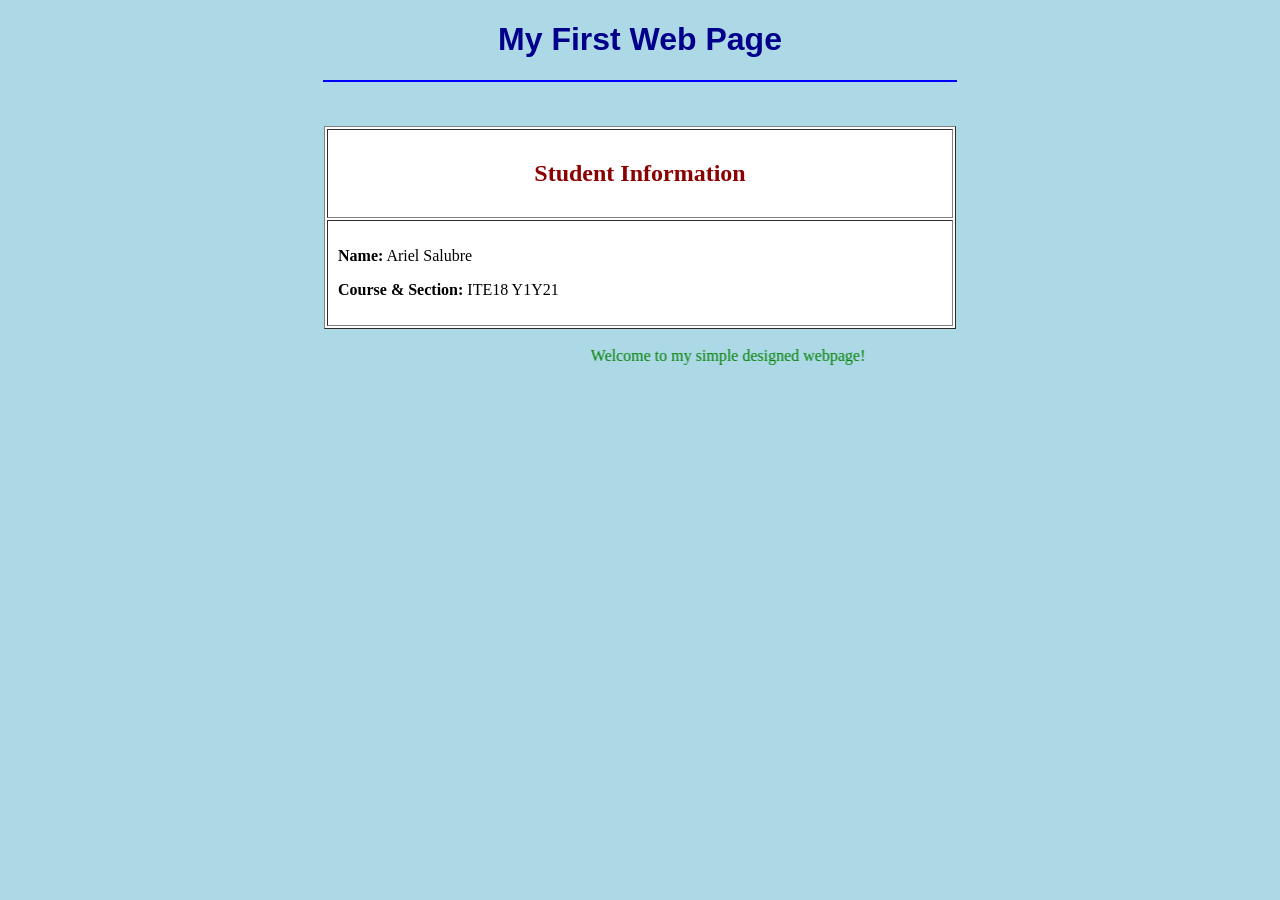
<file: index.html>
<!DOCTYPE html>
<html>
<head>
<title>ITE18</title>
</head>

<body bgcolor="lightblue">

<center>
    <h1><font face="Arial" color="darkblue">My First Web Page</font></h1>
    <hr width="50%" color="blue">
</center>

<br><br>

<center>
<table border="1" width="50%" cellpadding="10" bgcolor="white">
    <tr>
        <td align="center">
            <h2><font color="darkred">Student Information</font></h2>
        </td>
    </tr>
    <tr>
        <td>
            <p><strong>Name:</strong> Ariel Salubre</p>
            <p><strong>Course & Section:</strong> ITE18 Y1Y21</p>
        </td>
    </tr>
</table>
</center>

<br>

<center>
    <marquee behavior="alternate" width="50%">
        <font color="green">Welcome to my simple designed webpage!</font>
    </marquee>
</center>

</body>
</html>
</file>
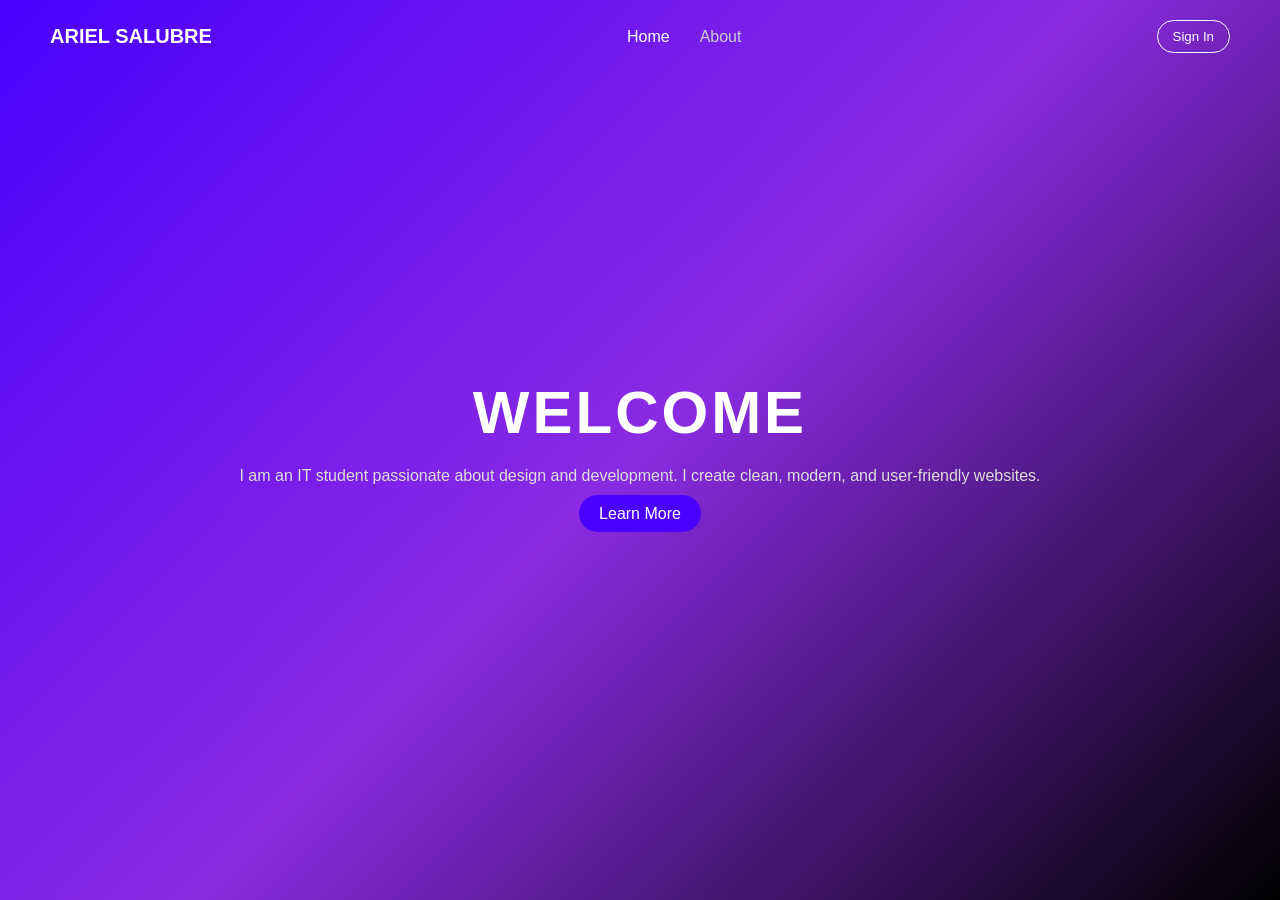
<file: Desktop/ITE18_Activity2/index.html>
<!DOCTYPE html>
<html lang="en">
<head>
    <meta charset="UTF-8">
    <title>Home</title>
    <link rel="stylesheet" href="style.css">
</head>
<body>

    <!-- NAVBAR -->
    <nav class="navbar">
        <div class="logo">ARIEL SALUBRE</div>
        <ul class="nav-links">
            <li><a href="index.html" class="active">Home</a></li>
            <li><a href="about.html">About</a></li>
        </ul>
        <button class="btn">Sign In</button>
    </nav>

    <!-- HERO SECTION -->
    <section class="hero">
        <div class="hero-content">
            <h1>WELCOME</h1>
            <p>
                I am an IT student passionate about design and development.
                I create clean, modern, and user-friendly websites.
            </p>
            <a href="about.html" class="btn-primary">Learn More</a>
        </div>
    </section>

</body>
</html>
</file>
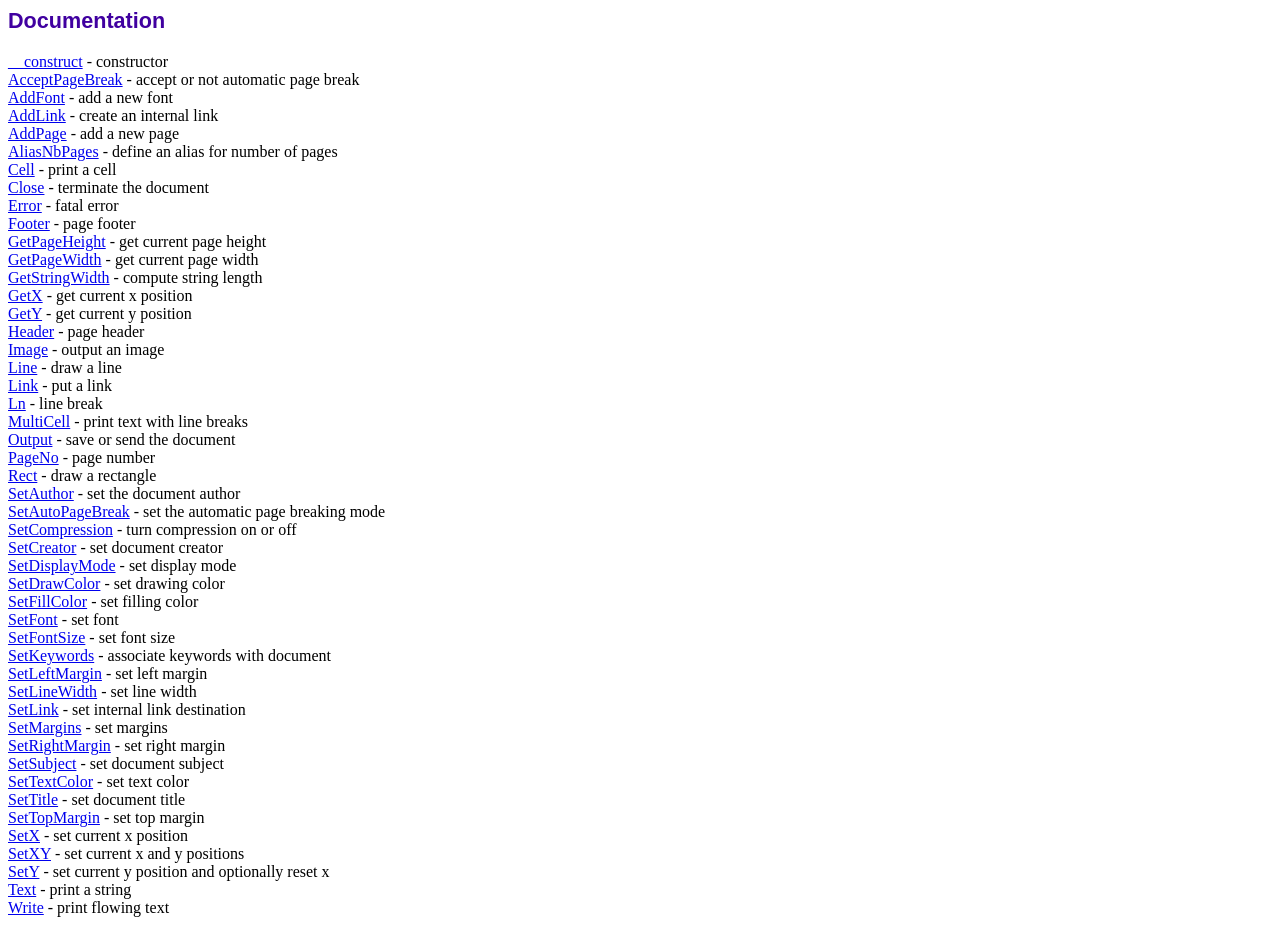
<file: adminSide/posBackend/fpdf186/doc/index.htm>
<!DOCTYPE html PUBLIC "-//W3C//DTD HTML 4.01 Transitional//EN">
<html>
<head>
<meta http-equiv="Content-Type" content="text/html; charset=UTF-8">
<title>Documentation</title>
<link type="text/css" rel="stylesheet" href="../fpdf.css">
</head>
<body>
<h1>Documentation</h1>
<a href="__construct.htm">__construct</a> - constructor<br>
<a href="acceptpagebreak.htm">AcceptPageBreak</a> - accept or not automatic page break<br>
<a href="addfont.htm">AddFont</a> - add a new font<br>
<a href="addlink.htm">AddLink</a> - create an internal link<br>
<a href="addpage.htm">AddPage</a> - add a new page<br>
<a href="aliasnbpages.htm">AliasNbPages</a> - define an alias for number of pages<br>
<a href="cell.htm">Cell</a> - print a cell<br>
<a href="close.htm">Close</a> - terminate the document<br>
<a href="error.htm">Error</a> - fatal error<br>
<a href="footer.htm">Footer</a> - page footer<br>
<a href="getpageheight.htm">GetPageHeight</a> - get current page height<br>
<a href="getpagewidth.htm">GetPageWidth</a> - get current page width<br>
<a href="getstringwidth.htm">GetStringWidth</a> - compute string length<br>
<a href="getx.htm">GetX</a> - get current x position<br>
<a href="gety.htm">GetY</a> - get current y position<br>
<a href="header.htm">Header</a> - page header<br>
<a href="image.htm">Image</a> - output an image<br>
<a href="line.htm">Line</a> - draw a line<br>
<a href="link.htm">Link</a> - put a link<br>
<a href="ln.htm">Ln</a> - line break<br>
<a href="multicell.htm">MultiCell</a> - print text with line breaks<br>
<a href="output.htm">Output</a> - save or send the document<br>
<a href="pageno.htm">PageNo</a> - page number<br>
<a href="rect.htm">Rect</a> - draw a rectangle<br>
<a href="setauthor.htm">SetAuthor</a> - set the document author<br>
<a href="setautopagebreak.htm">SetAutoPageBreak</a> - set the automatic page breaking mode<br>
<a href="setcompression.htm">SetCompression</a> - turn compression on or off<br>
<a href="setcreator.htm">SetCreator</a> - set document creator<br>
<a href="setdisplaymode.htm">SetDisplayMode</a> - set display mode<br>
<a href="setdrawcolor.htm">SetDrawColor</a> - set drawing color<br>
<a href="setfillcolor.htm">SetFillColor</a> - set filling color<br>
<a href="setfont.htm">SetFont</a> - set font<br>
<a href="setfontsize.htm">SetFontSize</a> - set font size<br>
<a href="setkeywords.htm">SetKeywords</a> - associate keywords with document<br>
<a href="setleftmargin.htm">SetLeftMargin</a> - set left margin<br>
<a href="setlinewidth.htm">SetLineWidth</a> - set line width<br>
<a href="setlink.htm">SetLink</a> - set internal link destination<br>
<a href="setmargins.htm">SetMargins</a> - set margins<br>
<a href="setrightmargin.htm">SetRightMargin</a> - set right margin<br>
<a href="setsubject.htm">SetSubject</a> - set document subject<br>
<a href="settextcolor.htm">SetTextColor</a> - set text color<br>
<a href="settitle.htm">SetTitle</a> - set document title<br>
<a href="settopmargin.htm">SetTopMargin</a> - set top margin<br>
<a href="setx.htm">SetX</a> - set current x position<br>
<a href="setxy.htm">SetXY</a> - set current x and y positions<br>
<a href="sety.htm">SetY</a> - set current y position and optionally reset x<br>
<a href="text.htm">Text</a> - print a string<br>
<a href="write.htm">Write</a> - print flowing text<br>
</body>
</html>
</file>
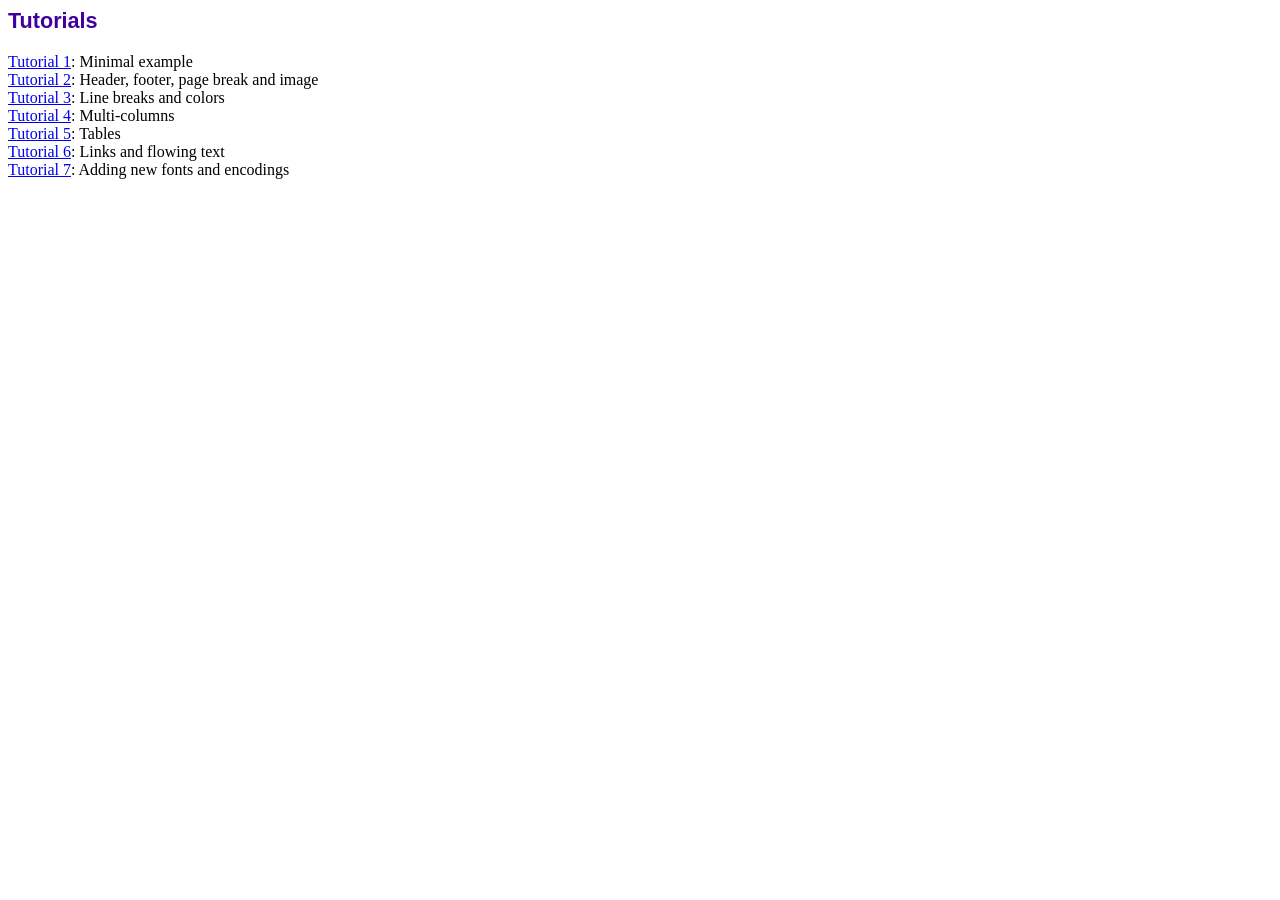
<file: adminSide/posBackend/fpdf186/tutorial/index.htm>
<!DOCTYPE html PUBLIC "-//W3C//DTD HTML 4.01 Transitional//EN">
<html>
<head>
<meta http-equiv="Content-Type" content="text/html; charset=UTF-8">
<title>Tutorials</title>
<link type="text/css" rel="stylesheet" href="../fpdf.css">
</head>
<body>
<h1>Tutorials</h1>
<ul style="list-style-type:none; margin-left:0; padding-left:0">
<li><a href="tuto1.htm">Tutorial 1</a>: Minimal example</li>
<li><a href="tuto2.htm">Tutorial 2</a>: Header, footer, page break and image</li>
<li><a href="tuto3.htm">Tutorial 3</a>: Line breaks and colors</li>
<li><a href="tuto4.htm">Tutorial 4</a>: Multi-columns</li>
<li><a href="tuto5.htm">Tutorial 5</a>: Tables</li>
<li><a href="tuto6.htm">Tutorial 6</a>: Links and flowing text</li>
<li><a href="tuto7.htm">Tutorial 7</a>: Adding new fonts and encodings</li>
</ul>
</body>
</html>
</file>
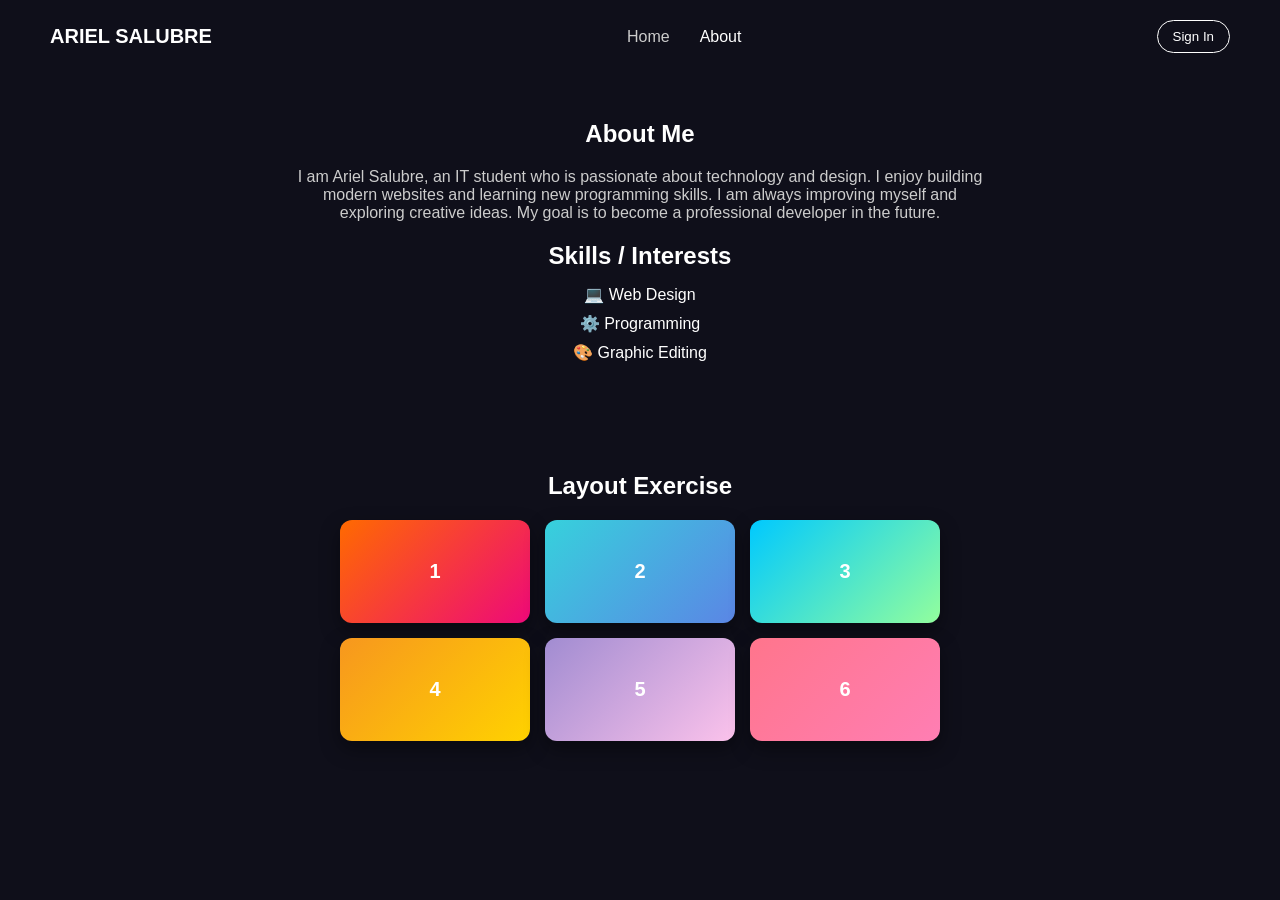
<file: Desktop/ITE18_Activity2/about.html>
<!DOCTYPE html>
<html lang="en">
<head>
    <meta charset="UTF-8">
    <title>About Me</title>
    <link rel="stylesheet" href="style.css">
</head>
<body>

    <!-- NAVBAR -->
    <nav class="navbar">
        <div class="logo">ARIEL SALUBRE</div>
        <ul class="nav-links">
            <li><a href="index.html">Home</a></li>
            <li><a href="about.html" class="active">About</a></li>
        </ul>
        <button class="btn">Sign In</button>
    </nav>

    <!-- ABOUT -->
    <section class="about">
        <h1>About Me</h1>
        <p>
            I am Ariel Salubre, an IT student who is passionate about technology and design.
            I enjoy building modern websites and learning new programming skills.
            I am always improving myself and exploring creative ideas.
            My goal is to become a professional developer in the future.
        </p>

        <h2>Skills / Interests</h2>
        <ul class="skills">
            <li>💻 Web Design</li>
            <li>⚙️ Programming</li>
            <li>🎨 Graphic Editing</li>
        </ul>
    </section>

    <!-- LAYOUT EXERCISE -->
    <section class="layout-section">
        <h2>Layout Exercise</h2>

        <div class="container">
            <div class="box">1</div>
            <div class="box">2</div>
            <div class="box">3</div>
            <div class="box">4</div>
            <div class="box">5</div>
            <div class="box">6</div>
        </div>
    </section>

</body>
</html>
</file>
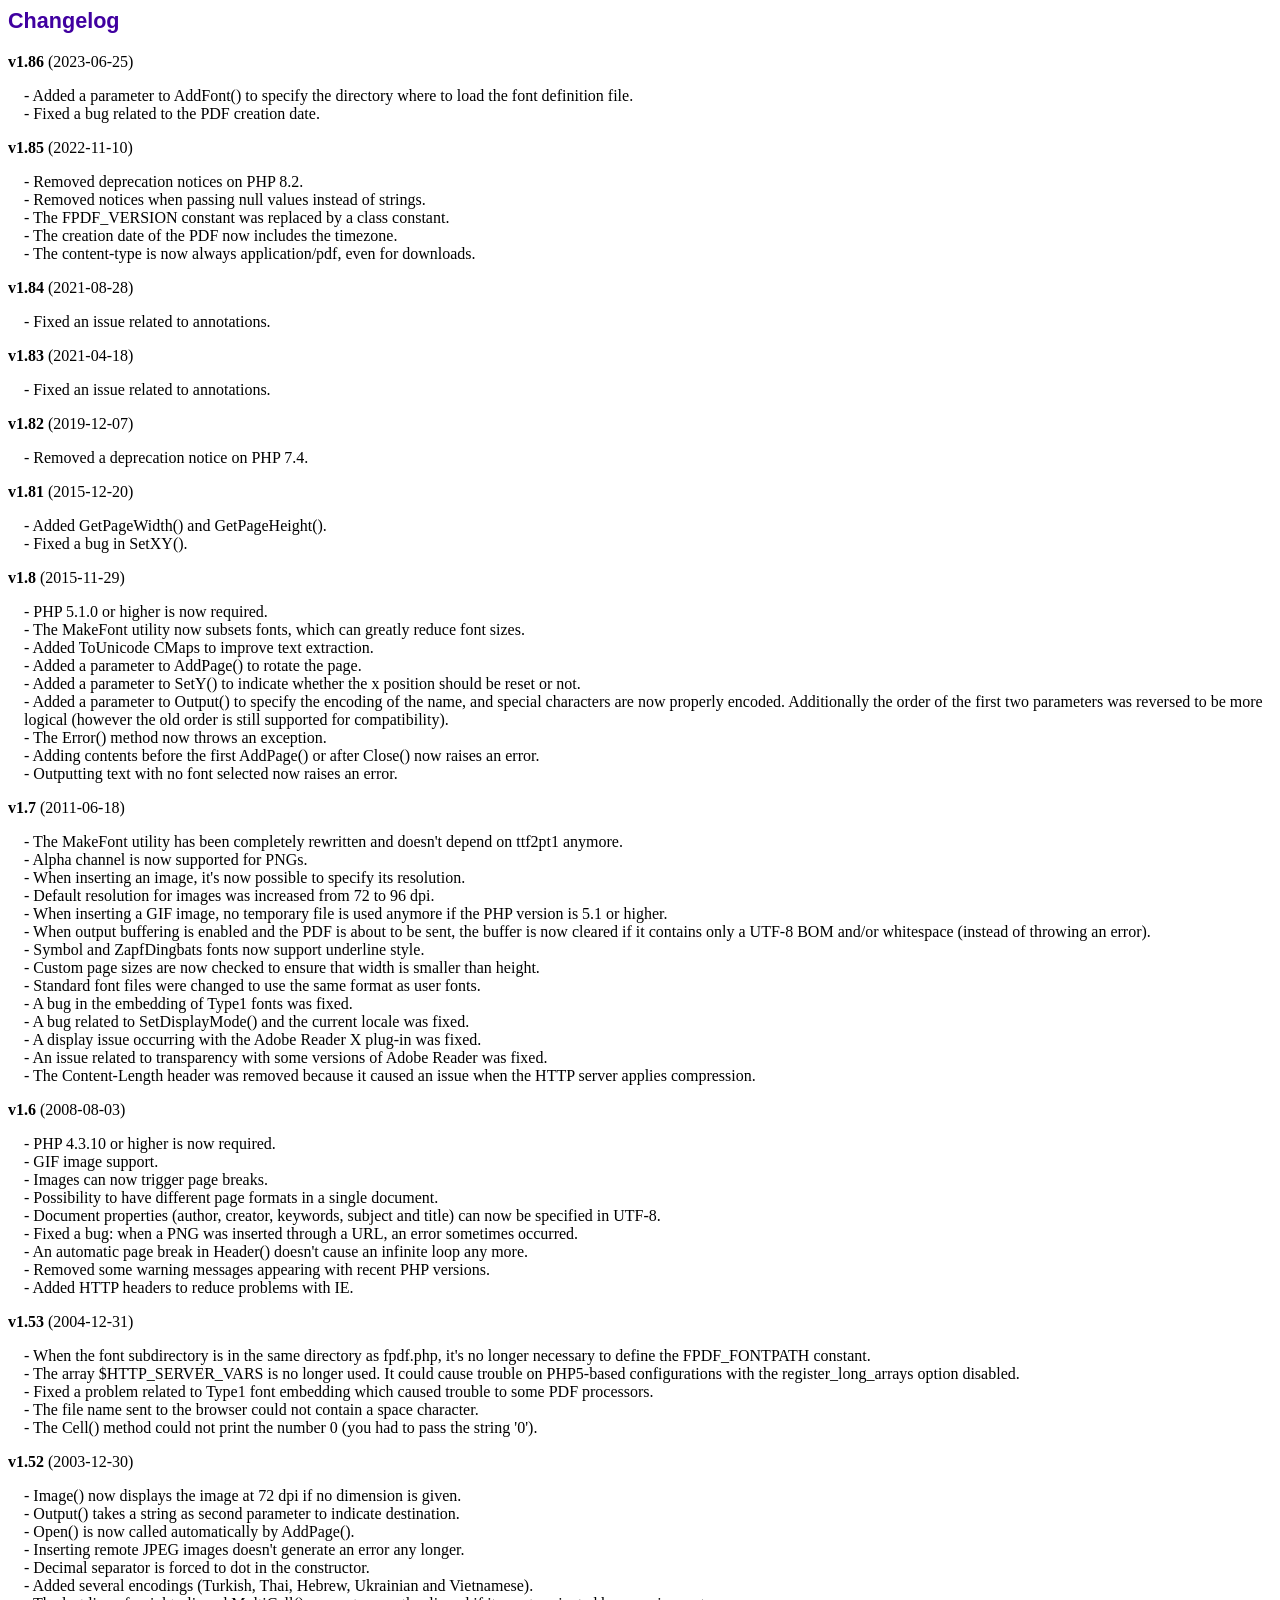
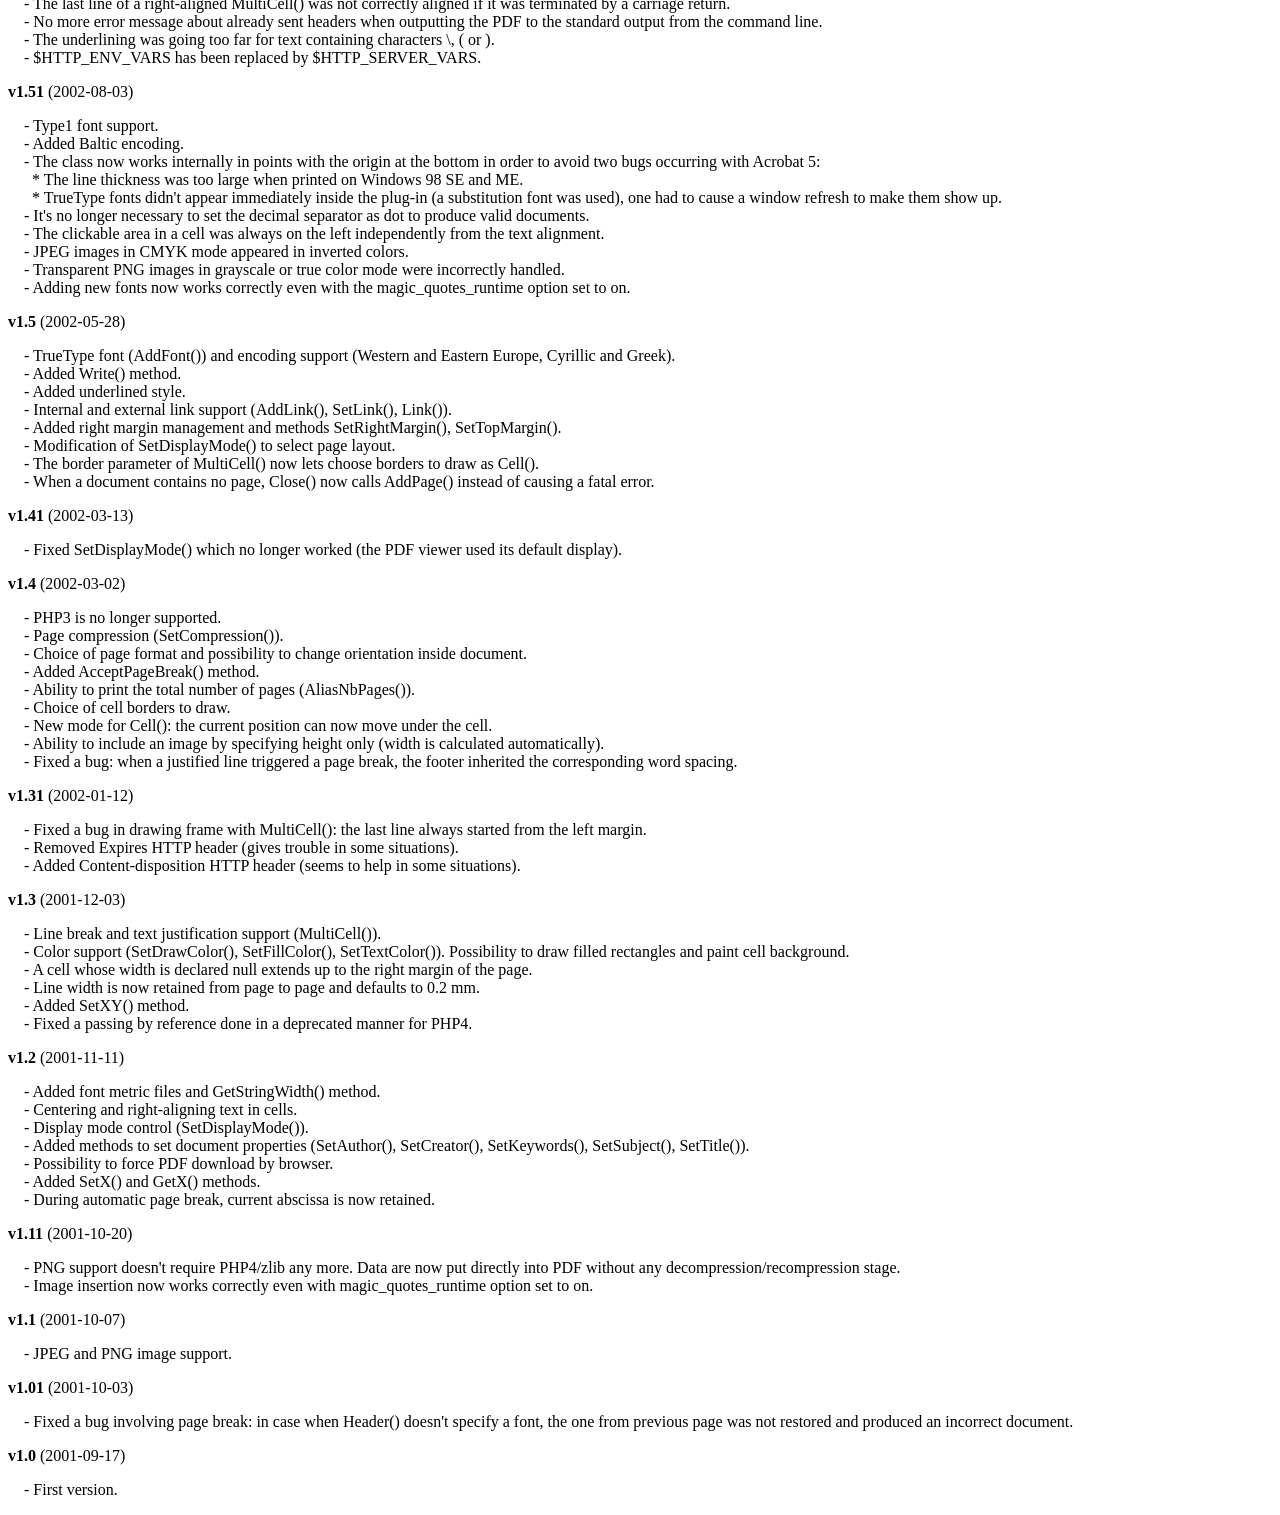
<file: adminSide/posBackend/fpdf186/changelog.htm>
<!DOCTYPE html PUBLIC "-//W3C//DTD HTML 4.01 Transitional//EN">
<html>
<head>
<meta http-equiv="Content-Type" content="text/html; charset=UTF-8">
<title>Changelog</title>
<link type="text/css" rel="stylesheet" href="fpdf.css">
<style type="text/css">
dd {margin:1em 0 1em 1em}
</style>
</head>
<body>
<h1>Changelog</h1>
<dl>
<dt><strong>v1.86</strong> (2023-06-25)</dt>
<dd>
- Added a parameter to AddFont() to specify the directory where to load the font definition file.<br>
- Fixed a bug related to the PDF creation date.<br>
</dd>
<dt><strong>v1.85</strong> (2022-11-10)</dt>
<dd>
- Removed deprecation notices on PHP 8.2.<br>
- Removed notices when passing null values instead of strings.<br>
- The FPDF_VERSION constant was replaced by a class constant.<br>
- The creation date of the PDF now includes the timezone.<br>
- The content-type is now always application/pdf, even for downloads.<br>
</dd>
<dt><strong>v1.84</strong> (2021-08-28)</dt>
<dd>
- Fixed an issue related to annotations.<br>
</dd>
<dt><strong>v1.83</strong> (2021-04-18)</dt>
<dd>
- Fixed an issue related to annotations.<br>
</dd>
<dt><strong>v1.82</strong> (2019-12-07)</dt>
<dd>
- Removed a deprecation notice on PHP 7.4.<br>
</dd>
<dt><strong>v1.81</strong> (2015-12-20)</dt>
<dd>
- Added GetPageWidth() and GetPageHeight().<br>
- Fixed a bug in SetXY().<br>
</dd>
<dt><strong>v1.8</strong> (2015-11-29)</dt>
<dd>
- PHP 5.1.0 or higher is now required.<br>
- The MakeFont utility now subsets fonts, which can greatly reduce font sizes.<br>
- Added ToUnicode CMaps to improve text extraction.<br>
- Added a parameter to AddPage() to rotate the page.<br>
- Added a parameter to SetY() to indicate whether the x position should be reset or not.<br>
- Added a parameter to Output() to specify the encoding of the name, and special characters are now properly encoded. Additionally the order of the first two parameters was reversed to be more logical (however the old order is still supported for compatibility).<br>
- The Error() method now throws an exception.<br>
- Adding contents before the first AddPage() or after Close() now raises an error.<br>
- Outputting text with no font selected now raises an error.<br>
</dd>
<dt><strong>v1.7</strong> (2011-06-18)</dt>
<dd>
- The MakeFont utility has been completely rewritten and doesn't depend on ttf2pt1 anymore.<br>
- Alpha channel is now supported for PNGs.<br>
- When inserting an image, it's now possible to specify its resolution.<br>
- Default resolution for images was increased from 72 to 96 dpi.<br>
- When inserting a GIF image, no temporary file is used anymore if the PHP version is 5.1 or higher.<br>
- When output buffering is enabled and the PDF is about to be sent, the buffer is now cleared if it contains only a UTF-8 BOM and/or whitespace (instead of throwing an error).<br>
- Symbol and ZapfDingbats fonts now support underline style.<br>
- Custom page sizes are now checked to ensure that width is smaller than height.<br>
- Standard font files were changed to use the same format as user fonts.<br>
- A bug in the embedding of Type1 fonts was fixed.<br>
- A bug related to SetDisplayMode() and the current locale was fixed.<br>
- A display issue occurring with the Adobe Reader X plug-in was fixed.<br>
- An issue related to transparency with some versions of Adobe Reader was fixed.<br>
- The Content-Length header was removed because it caused an issue when the HTTP server applies compression.<br>
</dd>
<dt><strong>v1.6</strong> (2008-08-03)</dt>
<dd>
- PHP 4.3.10 or higher is now required.<br>
- GIF image support.<br>
- Images can now trigger page breaks.<br>
- Possibility to have different page formats in a single document.<br>
- Document properties (author, creator, keywords, subject and title) can now be specified in UTF-8.<br>
- Fixed a bug: when a PNG was inserted through a URL, an error sometimes occurred.<br>
- An automatic page break in Header() doesn't cause an infinite loop any more.<br>
- Removed some warning messages appearing with recent PHP versions.<br>
- Added HTTP headers to reduce problems with IE.<br>
</dd>
<dt><strong>v1.53</strong> (2004-12-31)</dt>
<dd>
- When the font subdirectory is in the same directory as fpdf.php, it's no longer necessary to define the FPDF_FONTPATH constant.<br>
- The array $HTTP_SERVER_VARS is no longer used. It could cause trouble on PHP5-based configurations with the register_long_arrays option disabled.<br>
- Fixed a problem related to Type1 font embedding which caused trouble to some PDF processors.<br>
- The file name sent to the browser could not contain a space character.<br>
- The Cell() method could not print the number 0 (you had to pass the string '0').<br>
</dd>
<dt><strong>v1.52</strong> (2003-12-30)</dt>
<dd>
- Image() now displays the image at 72 dpi if no dimension is given.<br>
- Output() takes a string as second parameter to indicate destination.<br>
- Open() is now called automatically by AddPage().<br>
- Inserting remote JPEG images doesn't generate an error any longer.<br>
- Decimal separator is forced to dot in the constructor.<br>
- Added several encodings (Turkish, Thai, Hebrew, Ukrainian and Vietnamese).<br>
- The last line of a right-aligned MultiCell() was not correctly aligned if it was terminated by a carriage return.<br>
- No more error message about already sent headers when outputting the PDF to the standard output from the command line.<br>
- The underlining was going too far for text containing characters \, ( or ).<br>
- $HTTP_ENV_VARS has been replaced by $HTTP_SERVER_VARS.<br>
</dd>
<dt><strong>v1.51</strong> (2002-08-03)</dt>
<dd>
- Type1 font support.<br>
- Added Baltic encoding.<br>
- The class now works internally in points with the origin at the bottom in order to avoid two bugs occurring with Acrobat 5:<br>&nbsp;&nbsp;* The line thickness was too large when printed on Windows 98 SE and ME.<br>&nbsp;&nbsp;* TrueType fonts didn't appear immediately inside the plug-in (a substitution font was used), one had to cause a window refresh to make them show up.<br>
- It's no longer necessary to set the decimal separator as dot to produce valid documents.<br>
- The clickable area in a cell was always on the left independently from the text alignment.<br>
- JPEG images in CMYK mode appeared in inverted colors.<br>
- Transparent PNG images in grayscale or true color mode were incorrectly handled.<br>
- Adding new fonts now works correctly even with the magic_quotes_runtime option set to on.<br>
</dd>
<dt><strong>v1.5</strong> (2002-05-28)</dt>
<dd>
- TrueType font (AddFont()) and encoding support (Western and Eastern Europe, Cyrillic and Greek).<br>
- Added Write() method.<br>
- Added underlined style.<br>
- Internal and external link support (AddLink(), SetLink(), Link()).<br>
- Added right margin management and methods SetRightMargin(), SetTopMargin().<br>
- Modification of SetDisplayMode() to select page layout.<br>
- The border parameter of MultiCell() now lets choose borders to draw as Cell().<br>
- When a document contains no page, Close() now calls AddPage() instead of causing a fatal error.<br>
</dd>
<dt><strong>v1.41</strong> (2002-03-13)</dt>
<dd>
- Fixed SetDisplayMode() which no longer worked (the PDF viewer used its default display).<br>
</dd>
<dt><strong>v1.4</strong> (2002-03-02)</dt>
<dd>
- PHP3 is no longer supported.<br>
- Page compression (SetCompression()).<br>
- Choice of page format and possibility to change orientation inside document.<br>
- Added AcceptPageBreak() method.<br>
- Ability to print the total number of pages (AliasNbPages()).<br>
- Choice of cell borders to draw.<br>
- New mode for Cell(): the current position can now move under the cell.<br>
- Ability to include an image by specifying height only (width is calculated automatically).<br>
- Fixed a bug: when a justified line triggered a page break, the footer inherited the corresponding word spacing.<br>
</dd>
<dt><strong>v1.31</strong> (2002-01-12)</dt>
<dd>
- Fixed a bug in drawing frame with MultiCell(): the last line always started from the left margin.<br>
- Removed Expires HTTP header (gives trouble in some situations).<br>
- Added Content-disposition HTTP header (seems to help in some situations).<br>
</dd>
<dt><strong>v1.3</strong> (2001-12-03)</dt>
<dd>
- Line break and text justification support (MultiCell()).<br>
- Color support (SetDrawColor(), SetFillColor(), SetTextColor()). Possibility to draw filled rectangles and paint cell background.<br>
- A cell whose width is declared null extends up to the right margin of the page.<br>
- Line width is now retained from page to page and defaults to 0.2 mm.<br>
- Added SetXY() method.<br>
- Fixed a passing by reference done in a deprecated manner for PHP4.<br>
</dd>
<dt><strong>v1.2</strong> (2001-11-11)</dt>
<dd>
- Added font metric files and GetStringWidth() method.<br>
- Centering and right-aligning text in cells.<br>
- Display mode control (SetDisplayMode()).<br>
- Added methods to set document properties (SetAuthor(), SetCreator(), SetKeywords(), SetSubject(), SetTitle()).<br>
- Possibility to force PDF download by browser.<br>
- Added SetX() and GetX() methods.<br>
- During automatic page break, current abscissa is now retained.<br>
</dd>
<dt><strong>v1.11</strong> (2001-10-20)</dt>
<dd>
- PNG support doesn't require PHP4/zlib any more. Data are now put directly into PDF without any decompression/recompression stage.<br>
- Image insertion now works correctly even with magic_quotes_runtime option set to on.<br>
</dd>
<dt><strong>v1.1</strong> (2001-10-07)</dt>
<dd>
- JPEG and PNG image support.<br>
</dd>
<dt><strong>v1.01</strong> (2001-10-03)</dt>
<dd>
- Fixed a bug involving page break: in case when Header() doesn't specify a font, the one from previous page was not restored and produced an incorrect document.<br>
</dd>
<dt><strong>v1.0</strong> (2001-09-17)</dt>
<dd>
- First version.<br>
</dd>
</dl>
</body>
</html>
</file>
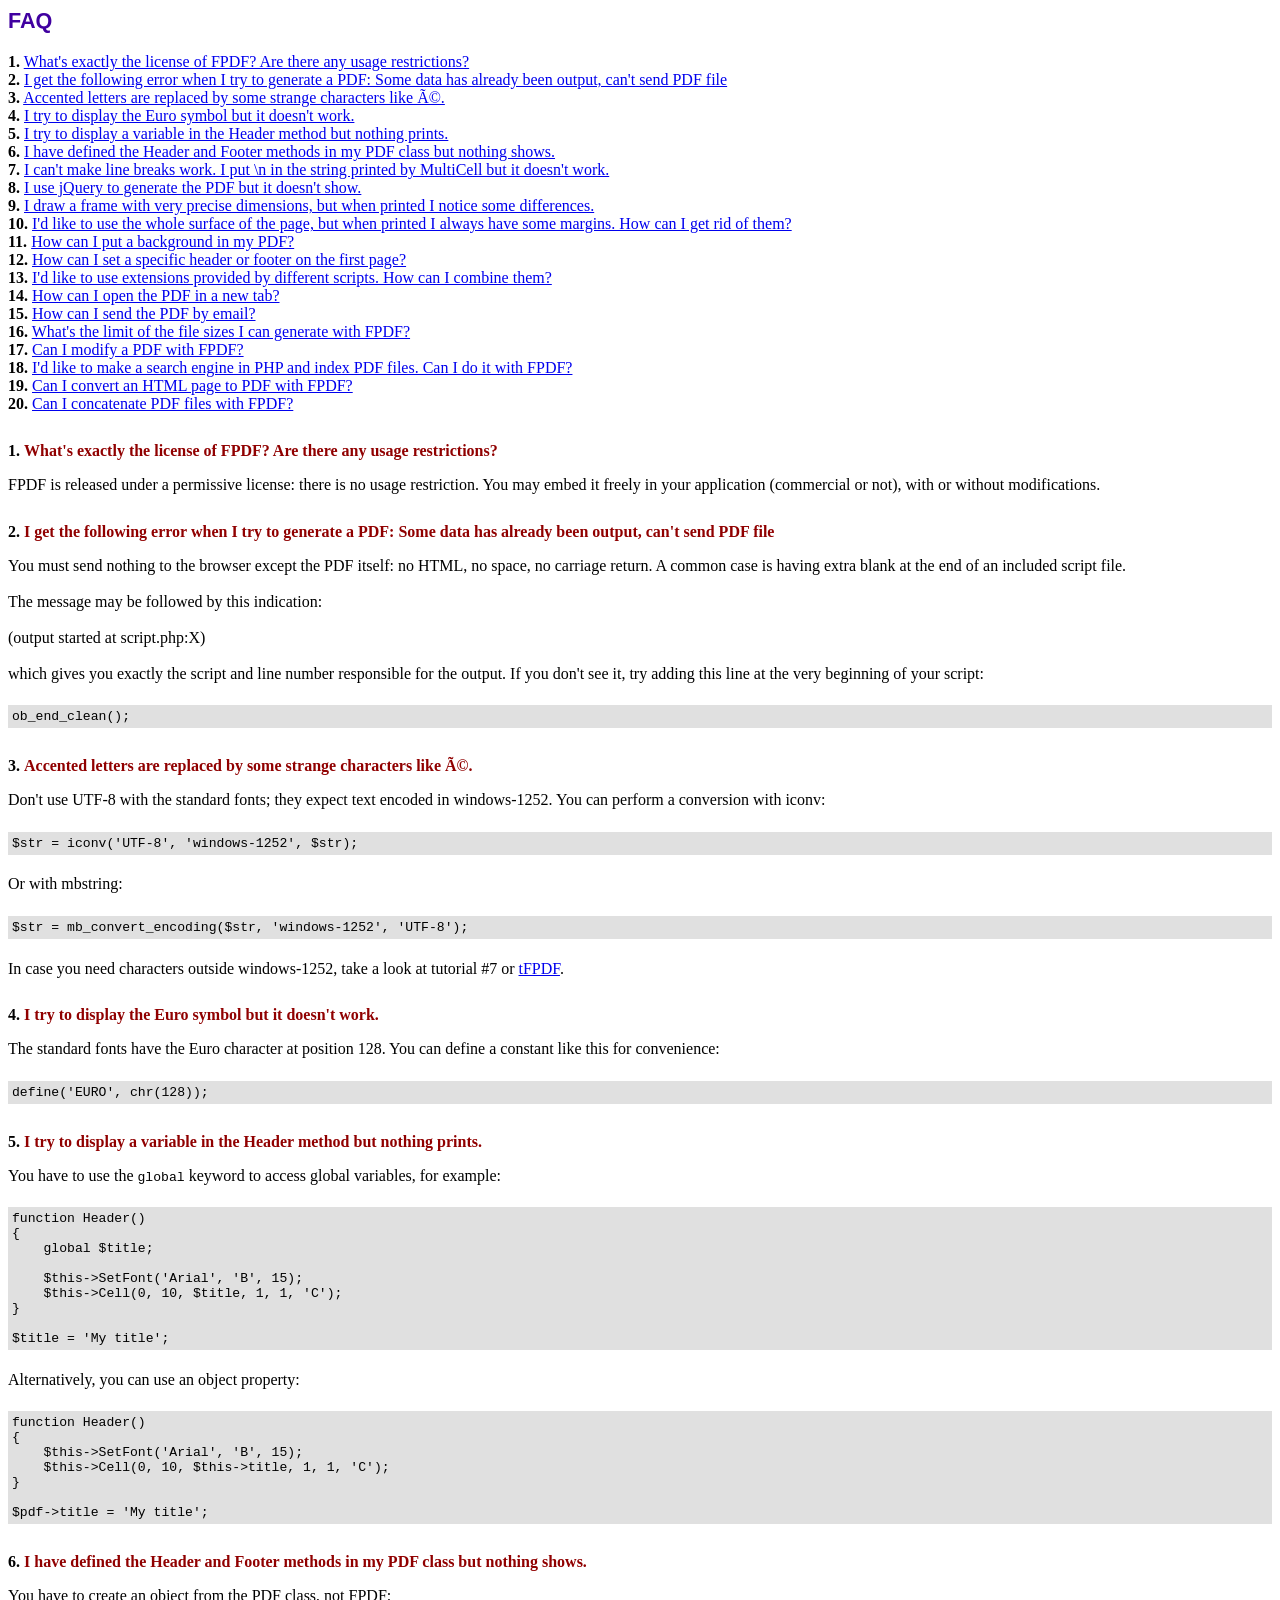
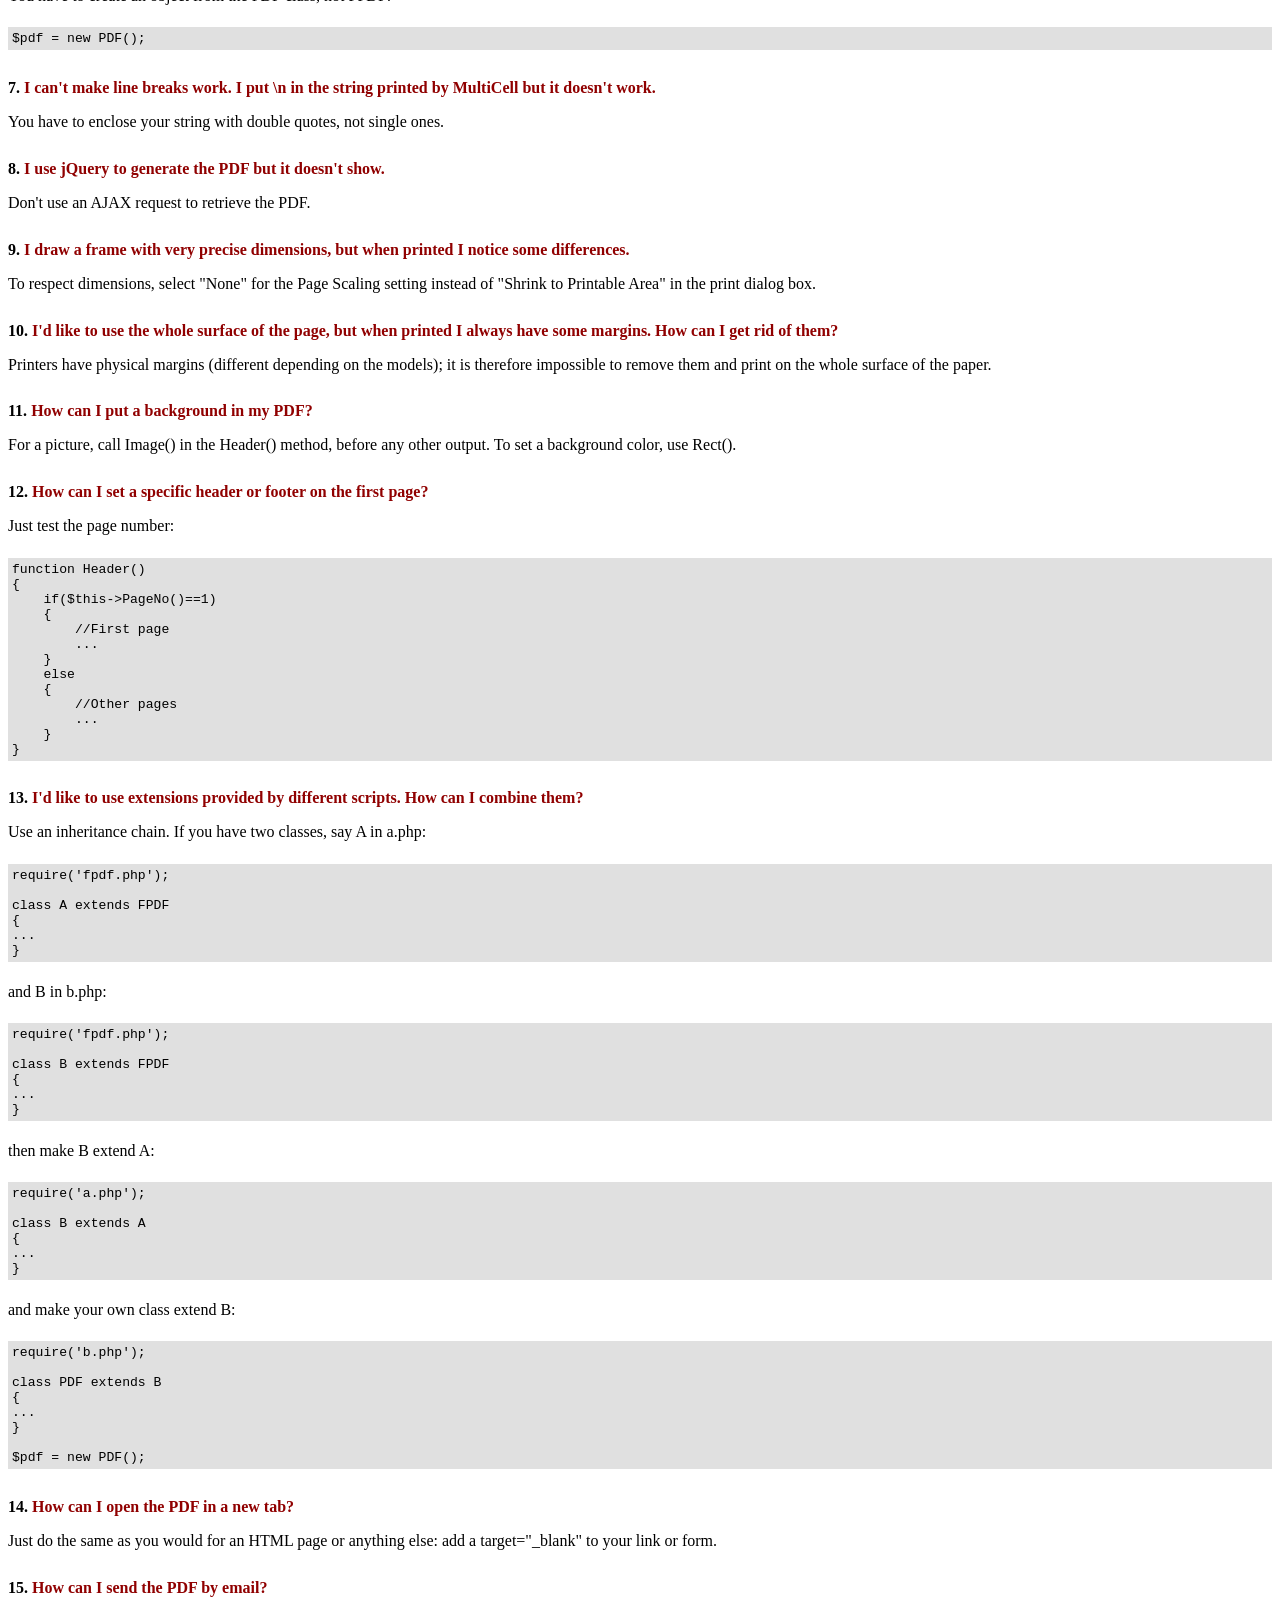
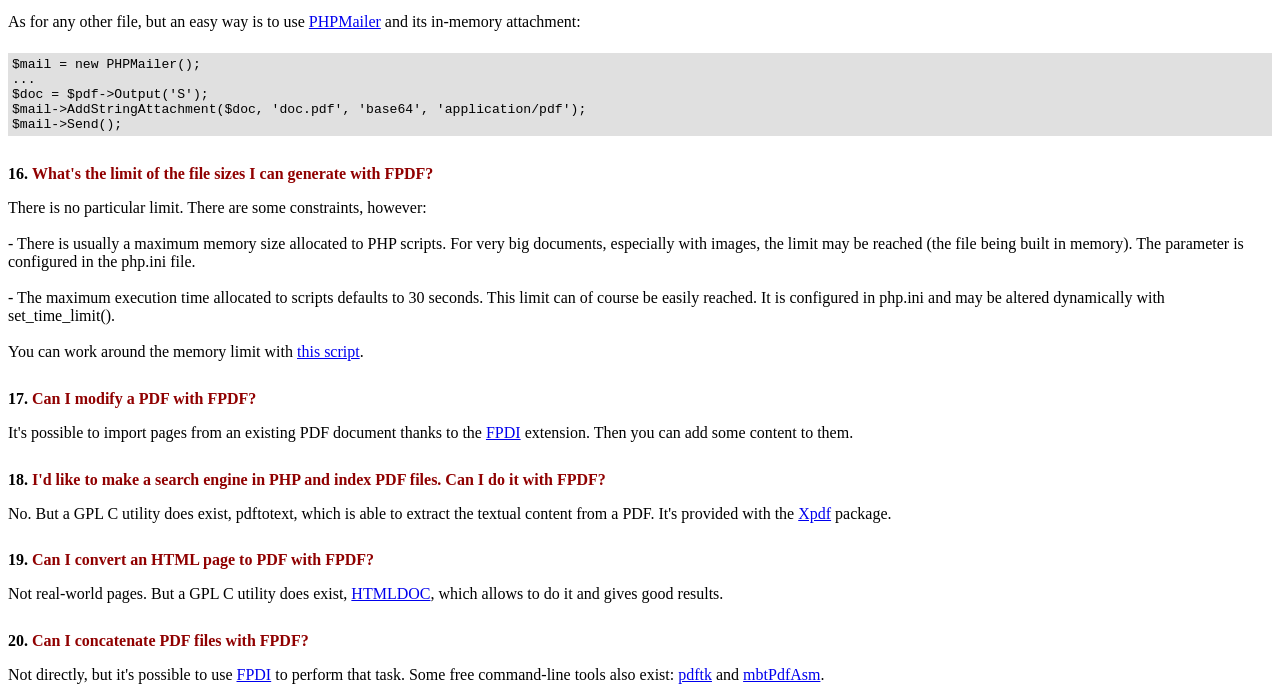
<file: adminSide/posBackend/fpdf186/FAQ.htm>
<!DOCTYPE html PUBLIC "-//W3C//DTD HTML 4.01 Transitional//EN">
<html>
<head>
<meta http-equiv="Content-Type" content="text/html; charset=UTF-8">
<title>FAQ</title>
<link type="text/css" rel="stylesheet" href="fpdf.css">
<style type="text/css">
ul {list-style-type:none; margin:0; padding:0}
ul#answers li {margin-top:1.8em}
.question {font-weight:bold; color:#900000}
</style>
</head>
<body>
<h1>FAQ</h1>
<ul>
<li><b>1.</b> <a href='#q1'>What's exactly the license of FPDF? Are there any usage restrictions?</a></li>
<li><b>2.</b> <a href='#q2'>I get the following error when I try to generate a PDF: Some data has already been output, can't send PDF file</a></li>
<li><b>3.</b> <a href='#q3'>Accented letters are replaced by some strange characters like Ã©.</a></li>
<li><b>4.</b> <a href='#q4'>I try to display the Euro symbol but it doesn't work.</a></li>
<li><b>5.</b> <a href='#q5'>I try to display a variable in the Header method but nothing prints.</a></li>
<li><b>6.</b> <a href='#q6'>I have defined the Header and Footer methods in my PDF class but nothing shows.</a></li>
<li><b>7.</b> <a href='#q7'>I can't make line breaks work. I put \n in the string printed by MultiCell but it doesn't work.</a></li>
<li><b>8.</b> <a href='#q8'>I use jQuery to generate the PDF but it doesn't show.</a></li>
<li><b>9.</b> <a href='#q9'>I draw a frame with very precise dimensions, but when printed I notice some differences.</a></li>
<li><b>10.</b> <a href='#q10'>I'd like to use the whole surface of the page, but when printed I always have some margins. How can I get rid of them?</a></li>
<li><b>11.</b> <a href='#q11'>How can I put a background in my PDF?</a></li>
<li><b>12.</b> <a href='#q12'>How can I set a specific header or footer on the first page?</a></li>
<li><b>13.</b> <a href='#q13'>I'd like to use extensions provided by different scripts. How can I combine them?</a></li>
<li><b>14.</b> <a href='#q14'>How can I open the PDF in a new tab?</a></li>
<li><b>15.</b> <a href='#q15'>How can I send the PDF by email?</a></li>
<li><b>16.</b> <a href='#q16'>What's the limit of the file sizes I can generate with FPDF?</a></li>
<li><b>17.</b> <a href='#q17'>Can I modify a PDF with FPDF?</a></li>
<li><b>18.</b> <a href='#q18'>I'd like to make a search engine in PHP and index PDF files. Can I do it with FPDF?</a></li>
<li><b>19.</b> <a href='#q19'>Can I convert an HTML page to PDF with FPDF?</a></li>
<li><b>20.</b> <a href='#q20'>Can I concatenate PDF files with FPDF?</a></li>
</ul>

<ul id='answers'>
<li id='q1'>
<p><b>1.</b> <span class='question'>What's exactly the license of FPDF? Are there any usage restrictions?</span></p>
FPDF is released under a permissive license: there is no usage restriction. You may embed it
freely in your application (commercial or not), with or without modifications.
</li>

<li id='q2'>
<p><b>2.</b> <span class='question'>I get the following error when I try to generate a PDF: Some data has already been output, can't send PDF file</span></p>
You must send nothing to the browser except the PDF itself: no HTML, no space, no carriage return. A common
case is having extra blank at the end of an included script file.<br>
<br>
The message may be followed by this indication:<br>
<br>
(output started at script.php:X)<br>
<br>
which gives you exactly the script and line number responsible for the output. If you don't see it,
try adding this line at the very beginning of your script:
<div class="doc-source">
<pre><code>ob_end_clean();</code></pre>
</div>
</li>

<li id='q3'>
<p><b>3.</b> <span class='question'>Accented letters are replaced by some strange characters like Ã©.</span></p>
Don't use UTF-8 with the standard fonts; they expect text encoded in windows-1252.
You can perform a conversion with iconv:
<div class="doc-source">
<pre><code>$str = iconv('UTF-8', 'windows-1252', $str);</code></pre>
</div>
Or with mbstring:
<div class="doc-source">
<pre><code>$str = mb_convert_encoding($str, 'windows-1252', 'UTF-8');</code></pre>
</div>
In case you need characters outside windows-1252, take a look at tutorial #7 or
<a href="http://www.fpdf.org/?go=script&amp;id=92" target="_blank">tFPDF</a>.
</li>

<li id='q4'>
<p><b>4.</b> <span class='question'>I try to display the Euro symbol but it doesn't work.</span></p>
The standard fonts have the Euro character at position 128. You can define a constant like this
for convenience:
<div class="doc-source">
<pre><code>define('EURO', chr(128));</code></pre>
</div>
</li>

<li id='q5'>
<p><b>5.</b> <span class='question'>I try to display a variable in the Header method but nothing prints.</span></p>
You have to use the <code>global</code> keyword to access global variables, for example:
<div class="doc-source">
<pre><code>function Header()
{
    global $title;

    $this-&gt;SetFont('Arial', 'B', 15);
    $this-&gt;Cell(0, 10, $title, 1, 1, 'C');
}

$title = 'My title';</code></pre>
</div>
Alternatively, you can use an object property:
<div class="doc-source">
<pre><code>function Header()
{
    $this-&gt;SetFont('Arial', 'B', 15);
    $this-&gt;Cell(0, 10, $this-&gt;title, 1, 1, 'C');
}

$pdf-&gt;title = 'My title';</code></pre>
</div>
</li>

<li id='q6'>
<p><b>6.</b> <span class='question'>I have defined the Header and Footer methods in my PDF class but nothing shows.</span></p>
You have to create an object from the PDF class, not FPDF:
<div class="doc-source">
<pre><code>$pdf = new PDF();</code></pre>
</div>
</li>

<li id='q7'>
<p><b>7.</b> <span class='question'>I can't make line breaks work. I put \n in the string printed by MultiCell but it doesn't work.</span></p>
You have to enclose your string with double quotes, not single ones.
</li>

<li id='q8'>
<p><b>8.</b> <span class='question'>I use jQuery to generate the PDF but it doesn't show.</span></p>
Don't use an AJAX request to retrieve the PDF.
</li>

<li id='q9'>
<p><b>9.</b> <span class='question'>I draw a frame with very precise dimensions, but when printed I notice some differences.</span></p>
To respect dimensions, select "None" for the Page Scaling setting instead of "Shrink to Printable Area" in the print dialog box.
</li>

<li id='q10'>
<p><b>10.</b> <span class='question'>I'd like to use the whole surface of the page, but when printed I always have some margins. How can I get rid of them?</span></p>
Printers have physical margins (different depending on the models); it is therefore impossible to remove
them and print on the whole surface of the paper.
</li>

<li id='q11'>
<p><b>11.</b> <span class='question'>How can I put a background in my PDF?</span></p>
For a picture, call Image() in the Header() method, before any other output. To set a background color, use Rect().
</li>

<li id='q12'>
<p><b>12.</b> <span class='question'>How can I set a specific header or footer on the first page?</span></p>
Just test the page number:
<div class="doc-source">
<pre><code>function Header()
{
    if($this-&gt;PageNo()==1)
    {
        //First page
        ...
    }
    else
    {
        //Other pages
        ...
    }
}</code></pre>
</div>
</li>

<li id='q13'>
<p><b>13.</b> <span class='question'>I'd like to use extensions provided by different scripts. How can I combine them?</span></p>
Use an inheritance chain. If you have two classes, say A in a.php:
<div class="doc-source">
<pre><code>require('fpdf.php');

class A extends FPDF
{
...
}</code></pre>
</div>
and B in b.php:
<div class="doc-source">
<pre><code>require('fpdf.php');

class B extends FPDF
{
...
}</code></pre>
</div>
then make B extend A:
<div class="doc-source">
<pre><code>require('a.php');

class B extends A
{
...
}</code></pre>
</div>
and make your own class extend B:
<div class="doc-source">
<pre><code>require('b.php');

class PDF extends B
{
...
}

$pdf = new PDF();</code></pre>
</div>
</li>

<li id='q14'>
<p><b>14.</b> <span class='question'>How can I open the PDF in a new tab?</span></p>
Just do the same as you would for an HTML page or anything else: add a target="_blank" to your link or form.
</li>

<li id='q15'>
<p><b>15.</b> <span class='question'>How can I send the PDF by email?</span></p>
As for any other file, but an easy way is to use <a href="https://github.com/PHPMailer/PHPMailer" target="_blank">PHPMailer</a> and
its in-memory attachment:
<div class="doc-source">
<pre><code>$mail = new PHPMailer();
...
$doc = $pdf-&gt;Output('S');
$mail-&gt;AddStringAttachment($doc, 'doc.pdf', 'base64', 'application/pdf');
$mail-&gt;Send();</code></pre>
</div>
</li>

<li id='q16'>
<p><b>16.</b> <span class='question'>What's the limit of the file sizes I can generate with FPDF?</span></p>
There is no particular limit. There are some constraints, however:
<br>
<br>
- There is usually a maximum memory size allocated to PHP scripts. For very big documents,
especially with images, the limit may be reached (the file being built in memory). The
parameter is configured in the php.ini file.
<br>
<br>
- The maximum execution time allocated to scripts defaults to 30 seconds. This limit can of course
be easily reached. It is configured in php.ini and may be altered dynamically with set_time_limit().
<br>
<br>
You can work around the memory limit with <a href="http://www.fpdf.org/?go=script&amp;id=76" target="_blank">this script</a>.
</li>

<li id='q17'>
<p><b>17.</b> <span class='question'>Can I modify a PDF with FPDF?</span></p>
It's possible to import pages from an existing PDF document thanks to the
<a href="https://www.setasign.com/products/fpdi/about/" target="_blank">FPDI</a> extension.
Then you can add some content to them.
</li>

<li id='q18'>
<p><b>18.</b> <span class='question'>I'd like to make a search engine in PHP and index PDF files. Can I do it with FPDF?</span></p>
No. But a GPL C utility does exist, pdftotext, which is able to extract the textual content from a PDF.
It's provided with the <a href="https://www.xpdfreader.com" target="_blank">Xpdf</a> package.
</li>

<li id='q19'>
<p><b>19.</b> <span class='question'>Can I convert an HTML page to PDF with FPDF?</span></p>
Not real-world pages. But a GPL C utility does exist, <a href="https://www.msweet.org/htmldoc/" target="_blank">HTMLDOC</a>,
which allows to do it and gives good results.
</li>

<li id='q20'>
<p><b>20.</b> <span class='question'>Can I concatenate PDF files with FPDF?</span></p>
Not directly, but it's possible to use <a href="https://www.setasign.com/products/fpdi/demos/concatenate-fake/" target="_blank">FPDI</a>
to perform that task. Some free command-line tools also exist:
<a href="https://www.pdflabs.com/tools/pdftk-the-pdf-toolkit/" target="_blank">pdftk</a> and
<a href="http://thierry.schmit.free.fr/spip/spip.php?article15" target="_blank">mbtPdfAsm</a>.
</li>
</ul>
</body>
</html>
</file>
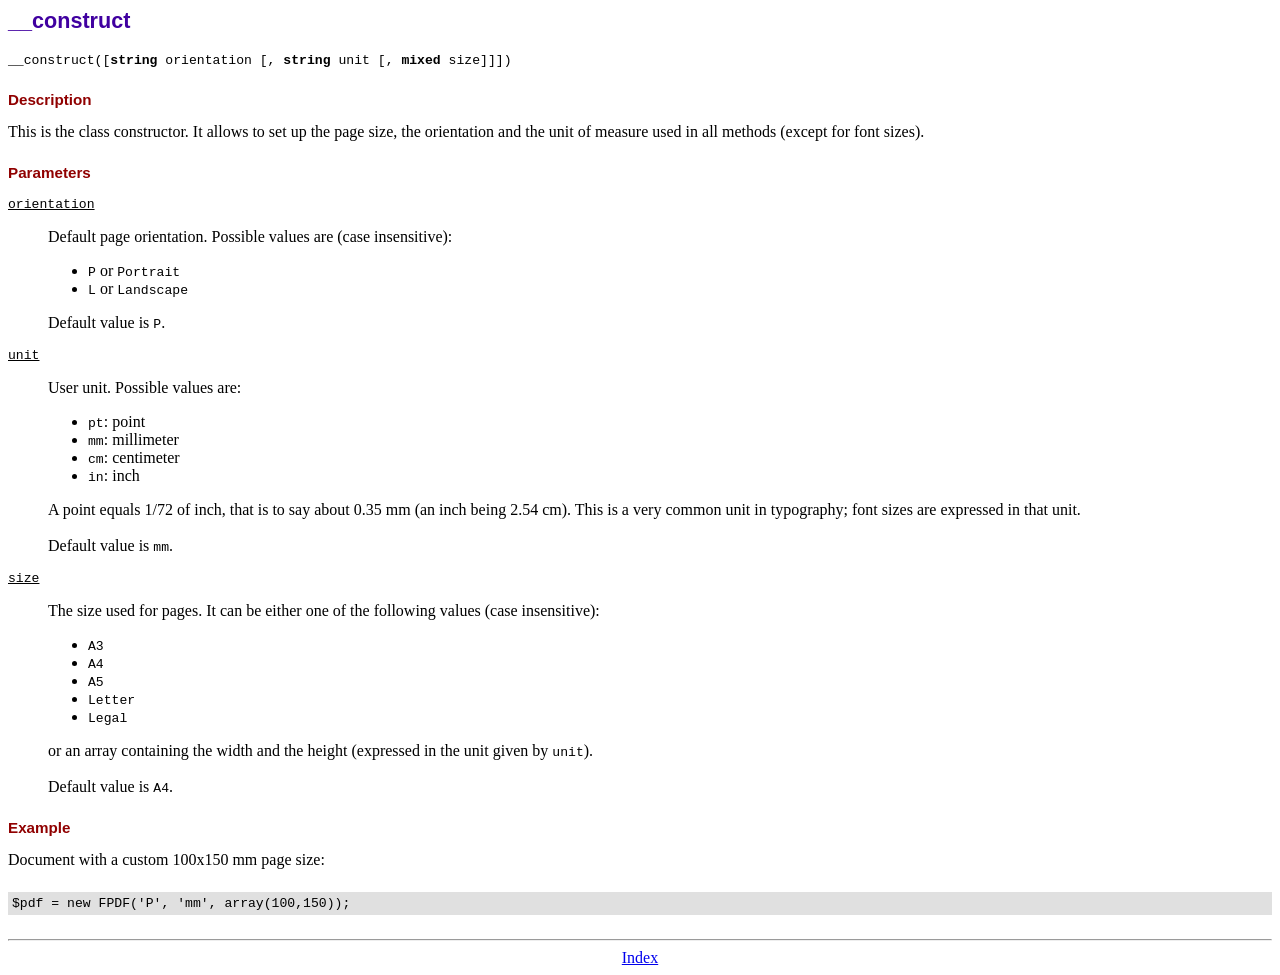
<file: adminSide/posBackend/fpdf186/doc/__construct.htm>
<!DOCTYPE html PUBLIC "-//W3C//DTD HTML 4.01 Transitional//EN">
<html>
<head>
<meta http-equiv="Content-Type" content="text/html; charset=UTF-8">
<title>__construct</title>
<link type="text/css" rel="stylesheet" href="../fpdf.css">
</head>
<body>
<h1>__construct</h1>
<code>__construct([<b>string</b> orientation [, <b>string</b> unit [, <b>mixed</b> size]]])</code>
<h2>Description</h2>
This is the class constructor. It allows to set up the page size, the orientation and the
unit of measure used in all methods (except for font sizes).
<h2>Parameters</h2>
<dl class="param">
<dt><code>orientation</code></dt>
<dd>
Default page orientation. Possible values are (case insensitive):
<ul>
<li><code>P</code> or <code>Portrait</code></li>
<li><code>L</code> or <code>Landscape</code></li>
</ul>
Default value is <code>P</code>.
</dd>
<dt><code>unit</code></dt>
<dd>
User unit. Possible values are:
<ul>
<li><code>pt</code>: point</li>
<li><code>mm</code>: millimeter</li>
<li><code>cm</code>: centimeter</li>
<li><code>in</code>: inch</li>
</ul>
A point equals 1/72 of inch, that is to say about 0.35 mm (an inch being 2.54 cm). This
is a very common unit in typography; font sizes are expressed in that unit.
<br>
<br>
Default value is <code>mm</code>.
</dd>
<dt><code>size</code></dt>
<dd>
The size used for pages. It can be either one of the following values (case insensitive):
<ul>
<li><code>A3</code></li>
<li><code>A4</code></li>
<li><code>A5</code></li>
<li><code>Letter</code></li>
<li><code>Legal</code></li>
</ul>
or an array containing the width and the height (expressed in the unit given by <code>unit</code>).<br>
<br>
Default value is <code>A4</code>.
</dd>
</dl>
<h2>Example</h2>
Document with a custom 100x150 mm page size:
<div class="doc-source">
<pre><code>$pdf = new FPDF('P', 'mm', array(100,150));</code></pre>
</div>
<hr style="margin-top:1.5em">
<div style="text-align:center"><a href="index.htm">Index</a></div>
</body>
</html>
</file>
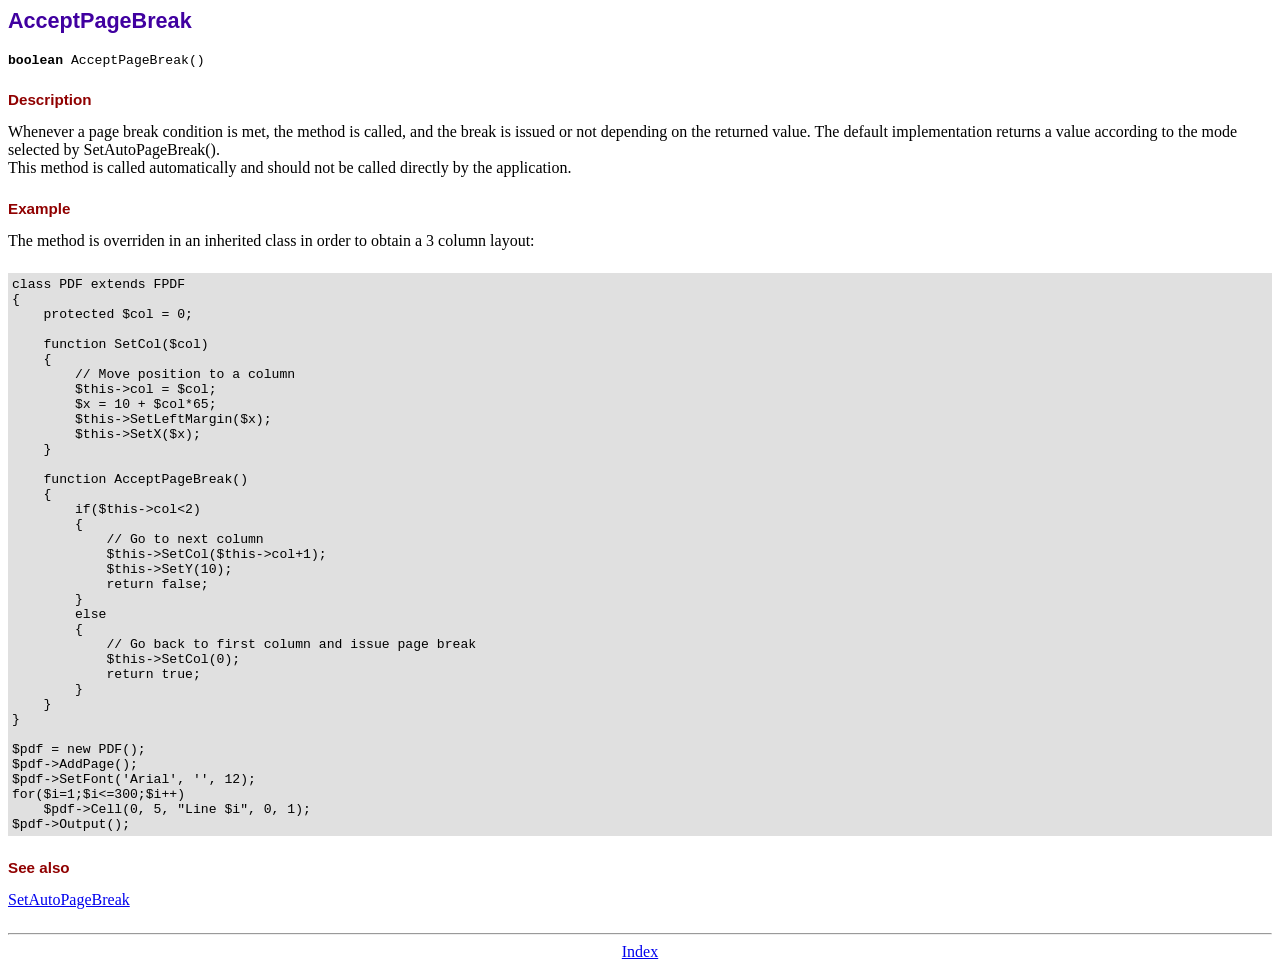
<file: adminSide/posBackend/fpdf186/doc/acceptpagebreak.htm>
<!DOCTYPE html PUBLIC "-//W3C//DTD HTML 4.01 Transitional//EN">
<html>
<head>
<meta http-equiv="Content-Type" content="text/html; charset=UTF-8">
<title>AcceptPageBreak</title>
<link type="text/css" rel="stylesheet" href="../fpdf.css">
</head>
<body>
<h1>AcceptPageBreak</h1>
<code><b>boolean</b> AcceptPageBreak()</code>
<h2>Description</h2>
Whenever a page break condition is met, the method is called, and the break is issued or not
depending on the returned value. The default implementation returns a value according to the
mode selected by SetAutoPageBreak().
<br>
This method is called automatically and should not be called directly by the application.
<h2>Example</h2>
The method is overriden in an inherited class in order to obtain a 3 column layout:
<div class="doc-source">
<pre><code>class PDF extends FPDF
{
    protected $col = 0;

    function SetCol($col)
    {
        // Move position to a column
        $this-&gt;col = $col;
        $x = 10 + $col*65;
        $this-&gt;SetLeftMargin($x);
        $this-&gt;SetX($x);
    }

    function AcceptPageBreak()
    {
        if($this-&gt;col&lt;2)
        {
            // Go to next column
            $this-&gt;SetCol($this-&gt;col+1);
            $this-&gt;SetY(10);
            return false;
        }
        else
        {
            // Go back to first column and issue page break
            $this-&gt;SetCol(0);
            return true;
        }
    }
}

$pdf = new PDF();
$pdf-&gt;AddPage();
$pdf-&gt;SetFont('Arial', '', 12);
for($i=1;$i&lt;=300;$i++)
    $pdf-&gt;Cell(0, 5, "Line $i", 0, 1);
$pdf-&gt;Output();</code></pre>
</div>
<h2>See also</h2>
<a href="setautopagebreak.htm">SetAutoPageBreak</a>
<hr style="margin-top:1.5em">
<div style="text-align:center"><a href="index.htm">Index</a></div>
</body>
</html>
</file>
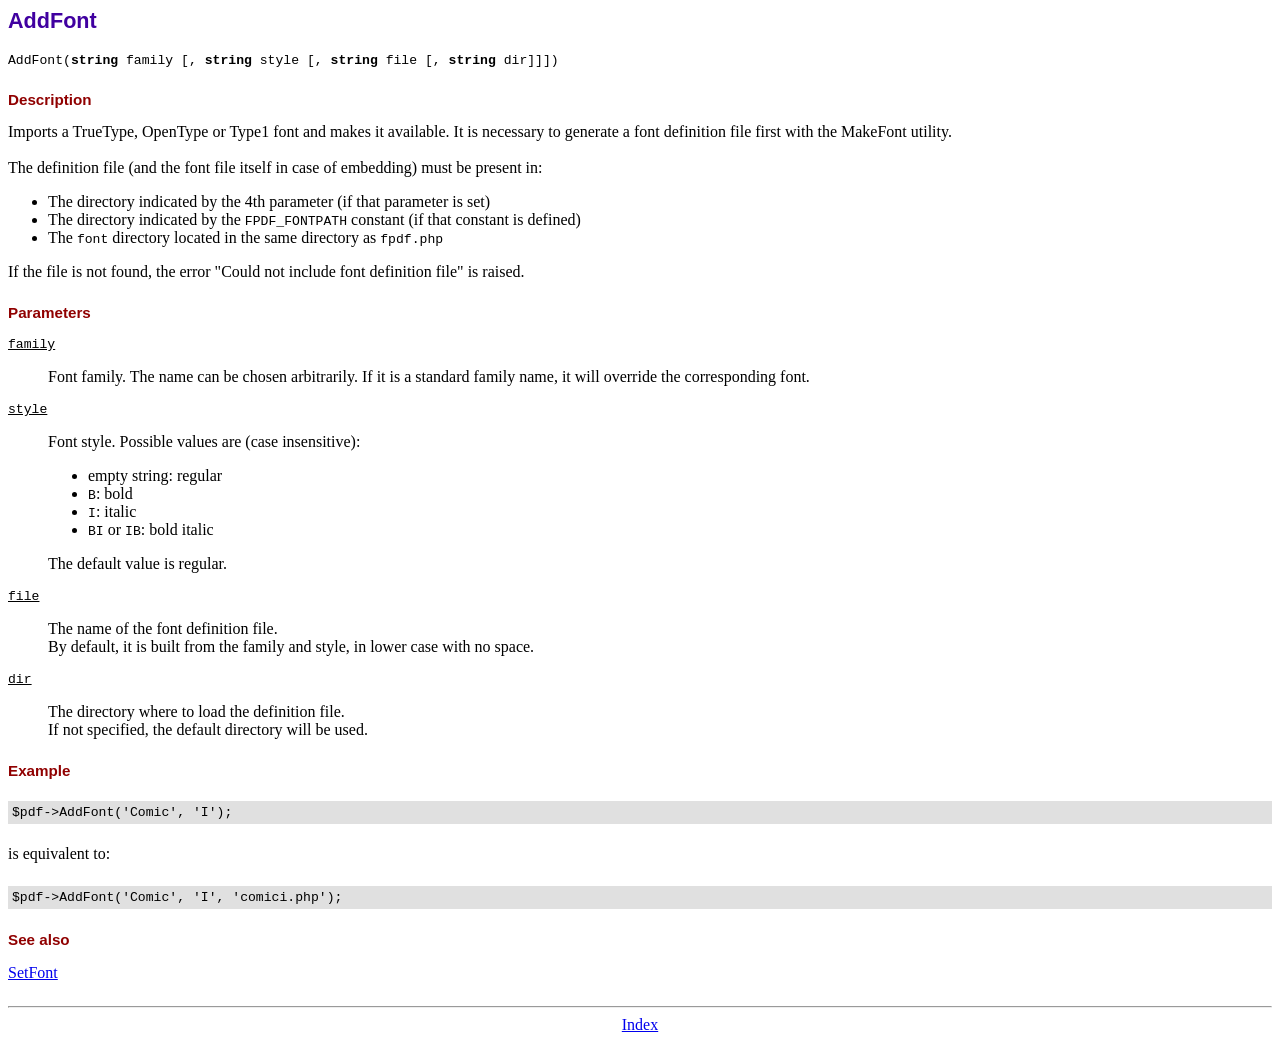
<file: adminSide/posBackend/fpdf186/doc/addfont.htm>
<!DOCTYPE html PUBLIC "-//W3C//DTD HTML 4.01 Transitional//EN">
<html>
<head>
<meta http-equiv="Content-Type" content="text/html; charset=UTF-8">
<title>AddFont</title>
<link type="text/css" rel="stylesheet" href="../fpdf.css">
</head>
<body>
<h1>AddFont</h1>
<code>AddFont(<b>string</b> family [, <b>string</b> style [, <b>string</b> file [, <b>string</b> dir]]])</code>
<h2>Description</h2>
Imports a TrueType, OpenType or Type1 font and makes it available. It is necessary to generate a font
definition file first with the MakeFont utility.
<br>
<br>
The definition file (and the font file itself in case of embedding) must be present in:
<ul>
<li>The directory indicated by the 4th parameter (if that parameter is set)</li>
<li>The directory indicated by the <code>FPDF_FONTPATH</code> constant (if that constant is defined)</li>
<li>The <code>font</code> directory located in the same directory as <code>fpdf.php</code></li>
</ul>
If the file is not found, the error "Could not include font definition file" is raised.
<h2>Parameters</h2>
<dl class="param">
<dt><code>family</code></dt>
<dd>
Font family. The name can be chosen arbitrarily. If it is a standard family name, it will
override the corresponding font.
</dd>
<dt><code>style</code></dt>
<dd>
Font style. Possible values are (case insensitive):
<ul>
<li>empty string: regular</li>
<li><code>B</code>: bold</li>
<li><code>I</code>: italic</li>
<li><code>BI</code> or <code>IB</code>: bold italic</li>
</ul>
The default value is regular.
</dd>
<dt><code>file</code></dt>
<dd>
The name of the font definition file.
<br>
By default, it is built from the family and style, in lower case with no space.
</dd>
<dt><code>dir</code></dt>
<dd>
The directory where to load the definition file.
<br>
If not specified, the default directory will be used.
</dd>
</dl>
<h2>Example</h2>
<div class="doc-source">
<pre><code>$pdf-&gt;AddFont('Comic', 'I');</code></pre>
</div>
is equivalent to:
<div class="doc-source">
<pre><code>$pdf-&gt;AddFont('Comic', 'I', 'comici.php');</code></pre>
</div>
<h2>See also</h2>
<a href="setfont.htm">SetFont</a>
<hr style="margin-top:1.5em">
<div style="text-align:center"><a href="index.htm">Index</a></div>
</body>
</html>
</file>
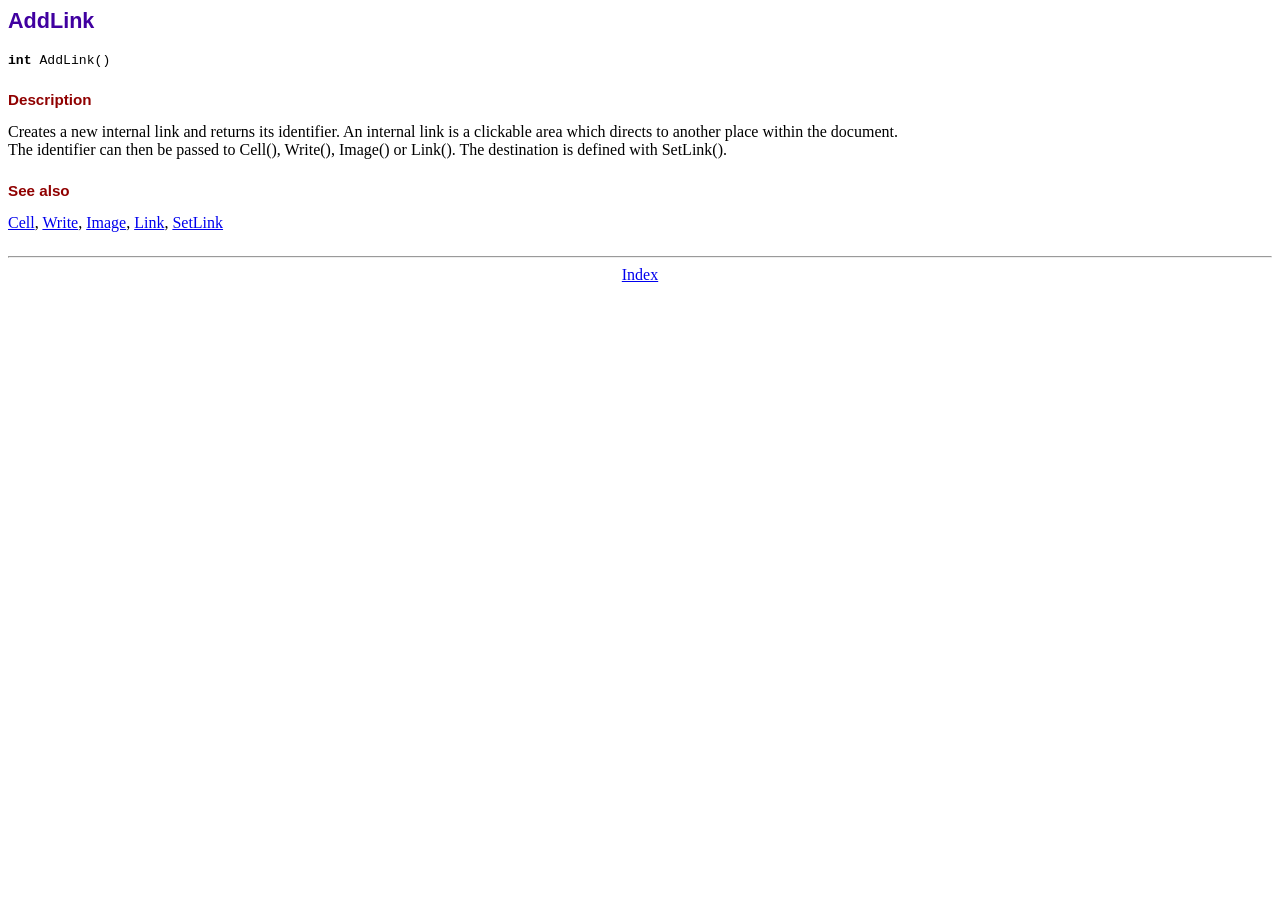
<file: adminSide/posBackend/fpdf186/doc/addlink.htm>
<!DOCTYPE html PUBLIC "-//W3C//DTD HTML 4.01 Transitional//EN">
<html>
<head>
<meta http-equiv="Content-Type" content="text/html; charset=UTF-8">
<title>AddLink</title>
<link type="text/css" rel="stylesheet" href="../fpdf.css">
</head>
<body>
<h1>AddLink</h1>
<code><b>int</b> AddLink()</code>
<h2>Description</h2>
Creates a new internal link and returns its identifier. An internal link is a clickable area
which directs to another place within the document.
<br>
The identifier can then be passed to Cell(), Write(), Image() or Link(). The destination is
defined with SetLink().
<h2>See also</h2>
<a href="cell.htm">Cell</a>,
<a href="write.htm">Write</a>,
<a href="image.htm">Image</a>,
<a href="link.htm">Link</a>,
<a href="setlink.htm">SetLink</a>
<hr style="margin-top:1.5em">
<div style="text-align:center"><a href="index.htm">Index</a></div>
</body>
</html>
</file>
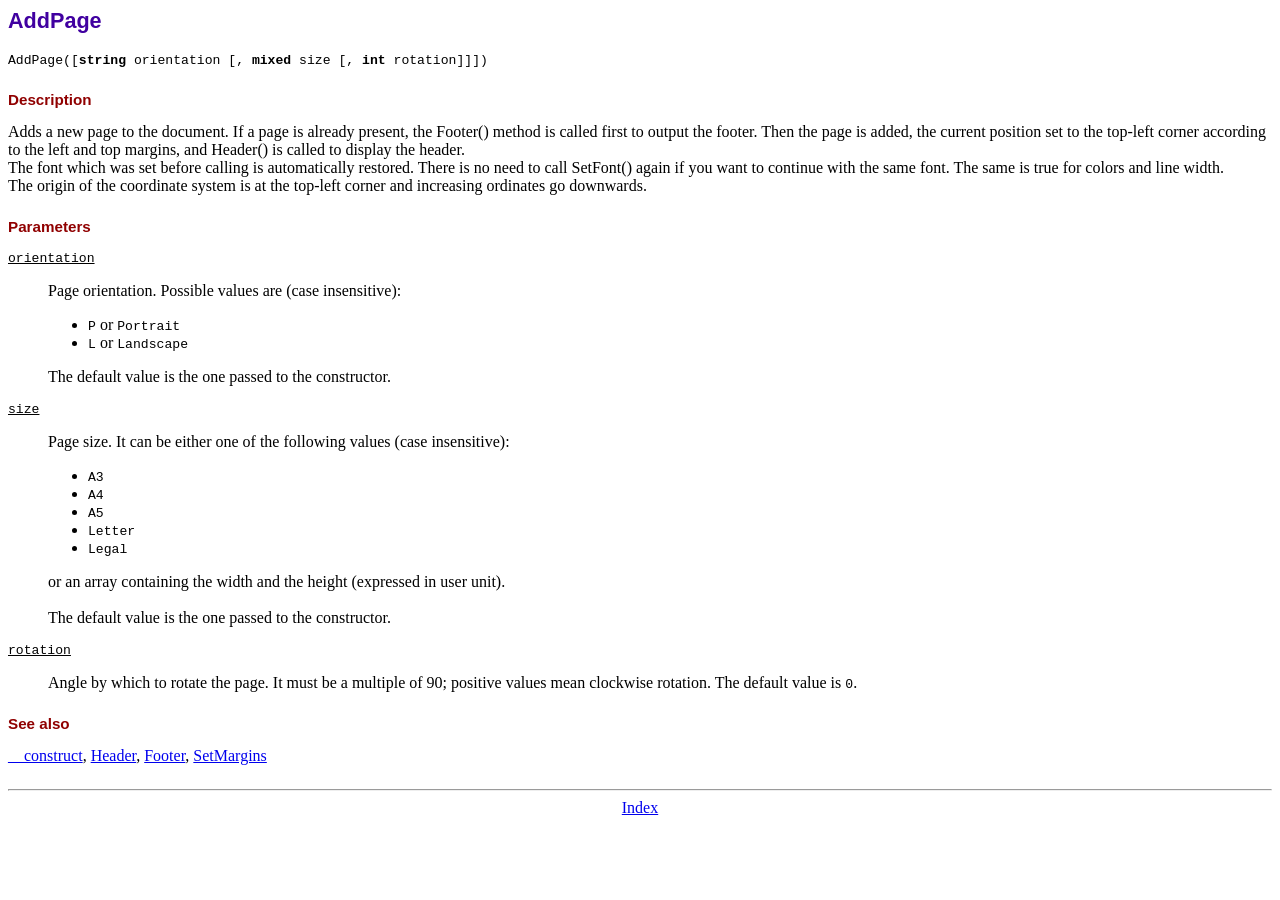
<file: adminSide/posBackend/fpdf186/doc/addpage.htm>
<!DOCTYPE html PUBLIC "-//W3C//DTD HTML 4.01 Transitional//EN">
<html>
<head>
<meta http-equiv="Content-Type" content="text/html; charset=UTF-8">
<title>AddPage</title>
<link type="text/css" rel="stylesheet" href="../fpdf.css">
</head>
<body>
<h1>AddPage</h1>
<code>AddPage([<b>string</b> orientation [, <b>mixed</b> size [, <b>int</b> rotation]]])</code>
<h2>Description</h2>
Adds a new page to the document. If a page is already present, the Footer() method is called
first to output the footer. Then the page is added, the current position set to the top-left
corner according to the left and top margins, and Header() is called to display the header.
<br>
The font which was set before calling is automatically restored. There is no need to call
SetFont() again if you want to continue with the same font. The same is true for colors and
line width.
<br>
The origin of the coordinate system is at the top-left corner and increasing ordinates go
downwards.
<h2>Parameters</h2>
<dl class="param">
<dt><code>orientation</code></dt>
<dd>
Page orientation. Possible values are (case insensitive):
<ul>
<li><code>P</code> or <code>Portrait</code></li>
<li><code>L</code> or <code>Landscape</code></li>
</ul>
The default value is the one passed to the constructor.
</dd>
<dt><code>size</code></dt>
<dd>
Page size. It can be either one of the following values (case insensitive):
<ul>
<li><code>A3</code></li>
<li><code>A4</code></li>
<li><code>A5</code></li>
<li><code>Letter</code></li>
<li><code>Legal</code></li>
</ul>
or an array containing the width and the height (expressed in user unit).<br>
<br>
The default value is the one passed to the constructor.
</dd>
<dt><code>rotation</code></dt>
<dd>
Angle by which to rotate the page. It must be a multiple of 90; positive values
mean clockwise rotation. The default value is <code>0</code>.
</dd>
</dl>
<h2>See also</h2>
<a href="__construct.htm">__construct</a>,
<a href="header.htm">Header</a>,
<a href="footer.htm">Footer</a>,
<a href="setmargins.htm">SetMargins</a>
<hr style="margin-top:1.5em">
<div style="text-align:center"><a href="index.htm">Index</a></div>
</body>
</html>
</file>
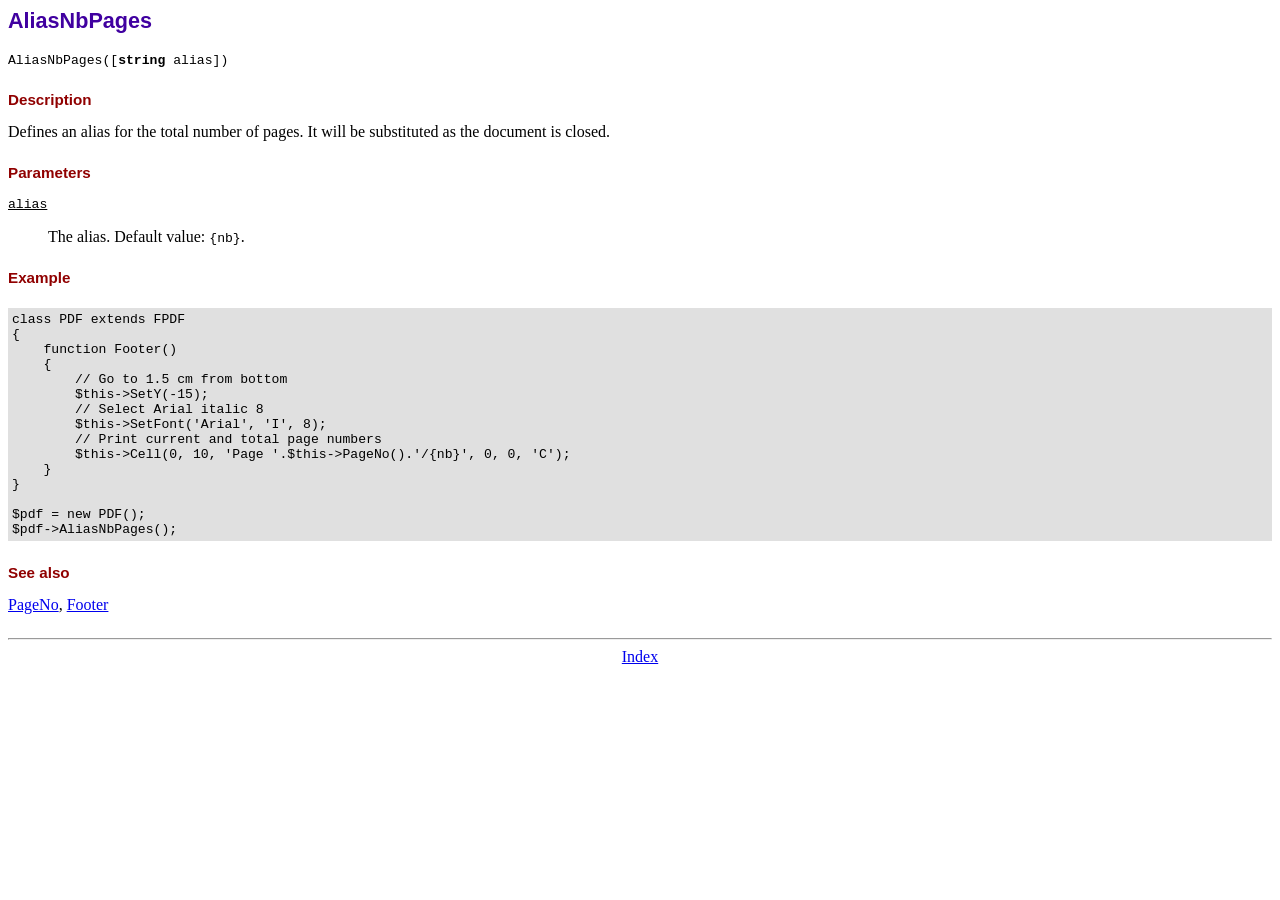
<file: adminSide/posBackend/fpdf186/doc/aliasnbpages.htm>
<!DOCTYPE html PUBLIC "-//W3C//DTD HTML 4.01 Transitional//EN">
<html>
<head>
<meta http-equiv="Content-Type" content="text/html; charset=UTF-8">
<title>AliasNbPages</title>
<link type="text/css" rel="stylesheet" href="../fpdf.css">
</head>
<body>
<h1>AliasNbPages</h1>
<code>AliasNbPages([<b>string</b> alias])</code>
<h2>Description</h2>
Defines an alias for the total number of pages. It will be substituted as the document is
closed.
<h2>Parameters</h2>
<dl class="param">
<dt><code>alias</code></dt>
<dd>
The alias. Default value: <code>{nb}</code>.
</dd>
</dl>
<h2>Example</h2>
<div class="doc-source">
<pre><code>class PDF extends FPDF
{
    function Footer()
    {
        // Go to 1.5 cm from bottom
        $this-&gt;SetY(-15);
        // Select Arial italic 8
        $this-&gt;SetFont('Arial', 'I', 8);
        // Print current and total page numbers
        $this-&gt;Cell(0, 10, 'Page '.$this-&gt;PageNo().'/{nb}', 0, 0, 'C');
    }
}

$pdf = new PDF();
$pdf-&gt;AliasNbPages();</code></pre>
</div>
<h2>See also</h2>
<a href="pageno.htm">PageNo</a>,
<a href="footer.htm">Footer</a>
<hr style="margin-top:1.5em">
<div style="text-align:center"><a href="index.htm">Index</a></div>
</body>
</html>
</file>
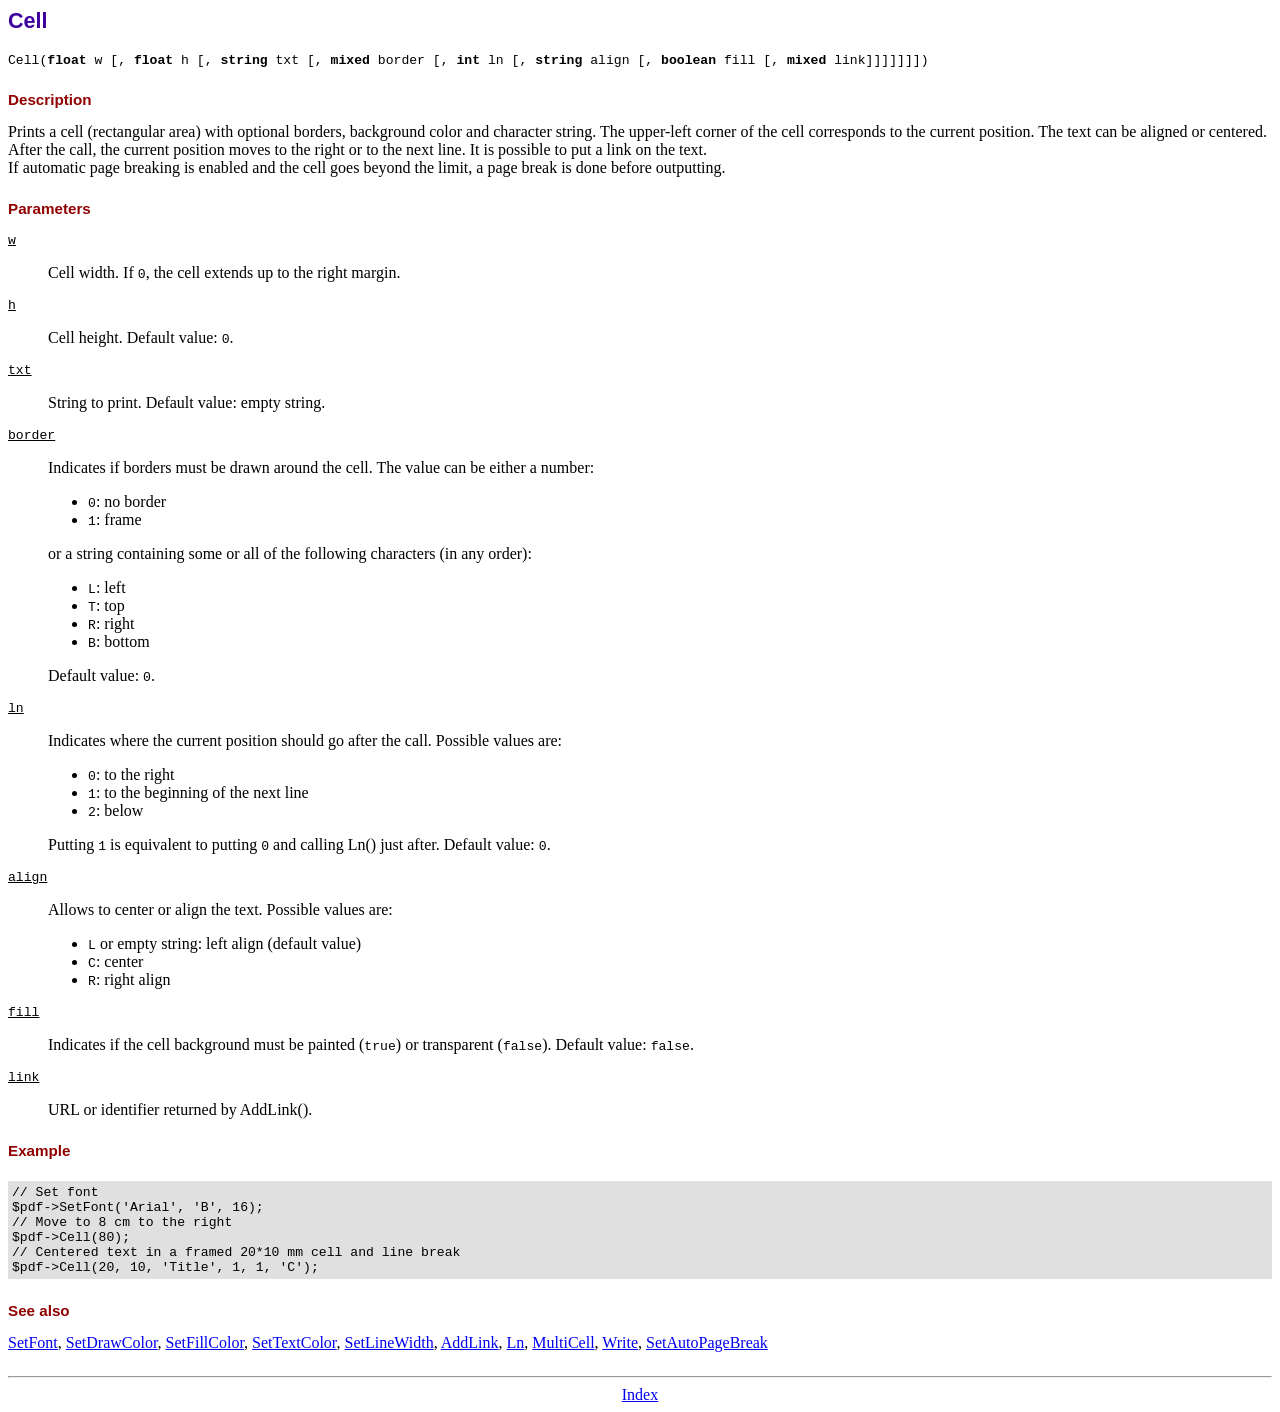
<file: adminSide/posBackend/fpdf186/doc/cell.htm>
<!DOCTYPE html PUBLIC "-//W3C//DTD HTML 4.01 Transitional//EN">
<html>
<head>
<meta http-equiv="Content-Type" content="text/html; charset=UTF-8">
<title>Cell</title>
<link type="text/css" rel="stylesheet" href="../fpdf.css">
</head>
<body>
<h1>Cell</h1>
<code>Cell(<b>float</b> w [, <b>float</b> h [, <b>string</b> txt [, <b>mixed</b> border [, <b>int</b> ln [, <b>string</b> align [, <b>boolean</b> fill [, <b>mixed</b> link]]]]]]])</code>
<h2>Description</h2>
Prints a cell (rectangular area) with optional borders, background color and character string.
The upper-left corner of the cell corresponds to the current position. The text can be aligned
or centered. After the call, the current position moves to the right or to the next line. It is
possible to put a link on the text.
<br>
If automatic page breaking is enabled and the cell goes beyond the limit, a page break is
done before outputting.
<h2>Parameters</h2>
<dl class="param">
<dt><code>w</code></dt>
<dd>
Cell width. If <code>0</code>, the cell extends up to the right margin.
</dd>
<dt><code>h</code></dt>
<dd>
Cell height.
Default value: <code>0</code>.
</dd>
<dt><code>txt</code></dt>
<dd>
String to print.
Default value: empty string.
</dd>
<dt><code>border</code></dt>
<dd>
Indicates if borders must be drawn around the cell. The value can be either a number:
<ul>
<li><code>0</code>: no border</li>
<li><code>1</code>: frame</li>
</ul>
or a string containing some or all of the following characters (in any order):
<ul>
<li><code>L</code>: left</li>
<li><code>T</code>: top</li>
<li><code>R</code>: right</li>
<li><code>B</code>: bottom</li>
</ul>
Default value: <code>0</code>.
</dd>
<dt><code>ln</code></dt>
<dd>
Indicates where the current position should go after the call. Possible values are:
<ul>
<li><code>0</code>: to the right</li>
<li><code>1</code>: to the beginning of the next line</li>
<li><code>2</code>: below</li>
</ul>
Putting <code>1</code> is equivalent to putting <code>0</code> and calling Ln() just after.
Default value: <code>0</code>.
</dd>
<dt><code>align</code></dt>
<dd>
Allows to center or align the text. Possible values are:
<ul>
<li><code>L</code> or empty string: left align (default value)</li>
<li><code>C</code>: center</li>
<li><code>R</code>: right align</li>
</ul>
</dd>
<dt><code>fill</code></dt>
<dd>
Indicates if the cell background must be painted (<code>true</code>) or transparent (<code>false</code>).
Default value: <code>false</code>.
</dd>
<dt><code>link</code></dt>
<dd>
URL or identifier returned by AddLink().
</dd>
</dl>
<h2>Example</h2>
<div class="doc-source">
<pre><code>// Set font
$pdf-&gt;SetFont('Arial', 'B', 16);
// Move to 8 cm to the right
$pdf-&gt;Cell(80);
// Centered text in a framed 20*10 mm cell and line break
$pdf-&gt;Cell(20, 10, 'Title', 1, 1, 'C');</code></pre>
</div>
<h2>See also</h2>
<a href="setfont.htm">SetFont</a>,
<a href="setdrawcolor.htm">SetDrawColor</a>,
<a href="setfillcolor.htm">SetFillColor</a>,
<a href="settextcolor.htm">SetTextColor</a>,
<a href="setlinewidth.htm">SetLineWidth</a>,
<a href="addlink.htm">AddLink</a>,
<a href="ln.htm">Ln</a>,
<a href="multicell.htm">MultiCell</a>,
<a href="write.htm">Write</a>,
<a href="setautopagebreak.htm">SetAutoPageBreak</a>
<hr style="margin-top:1.5em">
<div style="text-align:center"><a href="index.htm">Index</a></div>
</body>
</html>
</file>
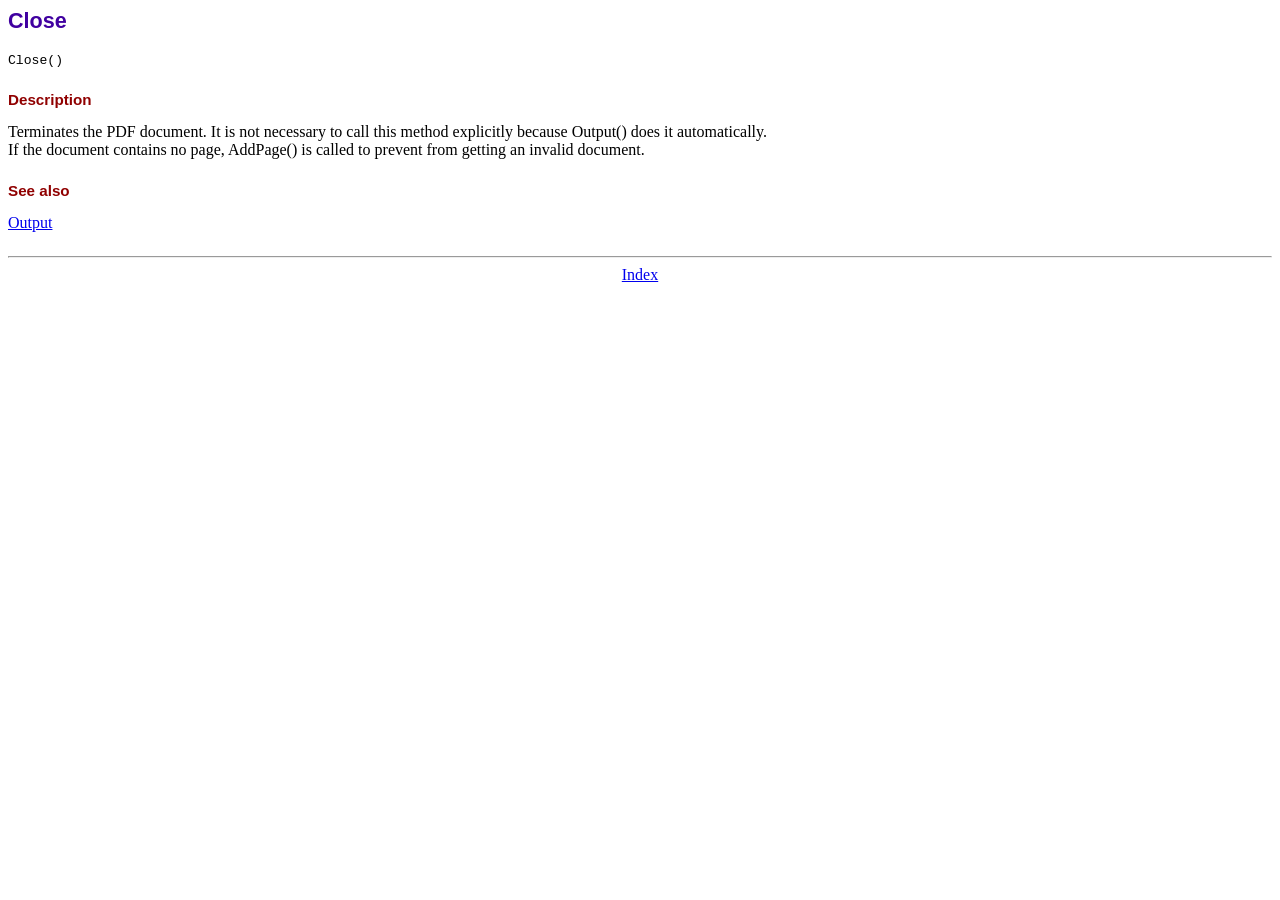
<file: adminSide/posBackend/fpdf186/doc/close.htm>
<!DOCTYPE html PUBLIC "-//W3C//DTD HTML 4.01 Transitional//EN">
<html>
<head>
<meta http-equiv="Content-Type" content="text/html; charset=UTF-8">
<title>Close</title>
<link type="text/css" rel="stylesheet" href="../fpdf.css">
</head>
<body>
<h1>Close</h1>
<code>Close()</code>
<h2>Description</h2>
Terminates the PDF document. It is not necessary to call this method explicitly because Output()
does it automatically.
<br>
If the document contains no page, AddPage() is called to prevent from getting an invalid document.
<h2>See also</h2>
<a href="output.htm">Output</a>
<hr style="margin-top:1.5em">
<div style="text-align:center"><a href="index.htm">Index</a></div>
</body>
</html>
</file>
<file: Desktop/ITE18_Activity2/style.css>
/* RESET */
* {
    margin: 0;
    padding: 0;
    box-sizing: border-box;
}

/* BODY */
body {
    font-family: 'Segoe UI', sans-serif;
    background: #0f0f1a;
    color: white;
}

/* NAVBAR */
.navbar {
    display: flex;
    justify-content: space-between;
    align-items: center;
    padding: 20px 50px;
    background: transparent;
    position: absolute;
    width: 100%;
}

.logo {
    font-weight: bold;
    font-size: 20px;
}

.nav-links {
    list-style: none;
    display: flex;
    gap: 30px;
}

.nav-links a {
    text-decoration: none;
    color: #ccc;
    transition: 0.3s;
}

.nav-links a:hover,
.nav-links .active {
    color: white;
}

/* BUTTON */
.btn {
    background: transparent;
    border: 1px solid white;
    padding: 8px 15px;
    border-radius: 20px;
    color: white;
    cursor: pointer;
}

/* HERO SECTION */
.hero {
    height: 100vh;
    display: flex;
    justify-content: center;
    align-items: center;

    background: linear-gradient(135deg, #4b00ff, #8a2be2, #000000);
    text-align: center;
}

.hero-content h1 {
    font-size: 60px;
    letter-spacing: 3px;
}

.hero-content p {
    margin: 20px 0;
    color: #ddd;
}

/* PRIMARY BUTTON */
.btn-primary {
    padding: 10px 20px;
    background: #4b00ff;
    color: white;
    text-decoration: none;
    border-radius: 25px;
    transition: 0.3s;
}

.btn-primary:hover {
    background: #6a2cff;
}

/* ABOUT */
.about {
    padding: 120px 50px 50px;
    max-width: 800px;
    margin: auto;
    text-align: center;
}

.about p {
    margin: 20px 0;
    color: #ccc;
}

/* SKILLS */
.skills {
    list-style: none;
    margin-top: 15px;
}

.skills li {
    margin: 10px 0;
}

/* LAYOUT */
.layout-section {
    padding: 50px;
    text-align: center;
}

.layout-section h2 {
    margin-bottom: 20px;
}

/* GRID */
.container {
    display: flex;
    flex-wrap: wrap;          /* allows boxes to go to next row */
    justify-content: center;  /* center horizontally */
    gap: 15px;                /* spacing between boxes */
    max-width: 600px;
    margin: auto;
}

/* BOXES */
.box {
    flex: 1 1 calc(33.33% - 10px); /* 3 per row */
    padding: 40px 0;
    border-radius: 12px;
    font-size: 20px;
    font-weight: bold;
    text-align: center;
    color: white;
    box-shadow: 0 8px 20px rgba(0,0,0,0.4);
    transition: 0.3s;
}

/* Different colors per box */
.box:nth-child(1) {
    background: linear-gradient(135deg, #ff6a00, #ee0979);
}

.box:nth-child(2) {
    background: linear-gradient(135deg, #36d1dc, #5b86e5);
}

.box:nth-child(3) {
    background: linear-gradient(135deg, #00c9ff, #92fe9d);
}

.box:nth-child(4) {
    background: linear-gradient(135deg, #f7971e, #ffd200);
}

.box:nth-child(5) {
    background: linear-gradient(135deg, #a18cd1, #fbc2eb);
}

.box:nth-child(6) {
    background: linear-gradient(135deg, #ff758c, #ff7eb3);
}

/* Hover effect */
.box:hover {
    transform: translateY(-5px) scale(1.05);
}

.box:hover {
    transform: translateY(-5px) scale(1.05);
}
</file>
<file: adminSide/posBackend/fpdf186/fpdf.css>
body {font-family:"Times New Roman",serif}
h1 {font:bold 135% Arial,sans-serif; color:#4000A0; margin-bottom:0.9em}
h2 {font:bold 95% Arial,sans-serif; color:#900000; margin-top:1.5em; margin-bottom:1em}
dl.param dt {text-decoration:underline}
dl.param dd {margin-top:1em; margin-bottom:1em}
dl.param ul {margin-top:1em; margin-bottom:1em}
tt, code, kbd {font-family:"Courier New",Courier,monospace; font-size:82%}
div.source {margin-top:1.4em; margin-bottom:1.3em}
div.source pre {display:table; border:1px solid #24246A; width:100%; margin:0em; font-family:inherit; font-size:100%}
div.source code {display:block; border:1px solid #C5C5EC; background-color:#F0F5FF; padding:6px; color:#000000}
div.doc-source {margin-top:1.4em; margin-bottom:1.3em}
div.doc-source pre {display:table; width:100%; margin:0em; font-family:inherit; font-size:100%}
div.doc-source code {display:block; background-color:#E0E0E0; padding:4px}
.kw {color:#000080; font-weight:bold}
.str {color:#CC0000}
.cmt {color:#008000}
p.demo {text-align:center; margin-top:-0.9em}
a.demo {text-decoration:none; font-weight:bold; color:#0000CC}
a.demo:link {text-decoration:none; font-weight:bold; color:#0000CC}
a.demo:hover {text-decoration:none; font-weight:bold; color:#0000FF}
a.demo:active {text-decoration:none; font-weight:bold; color:#0000FF}
</file>
